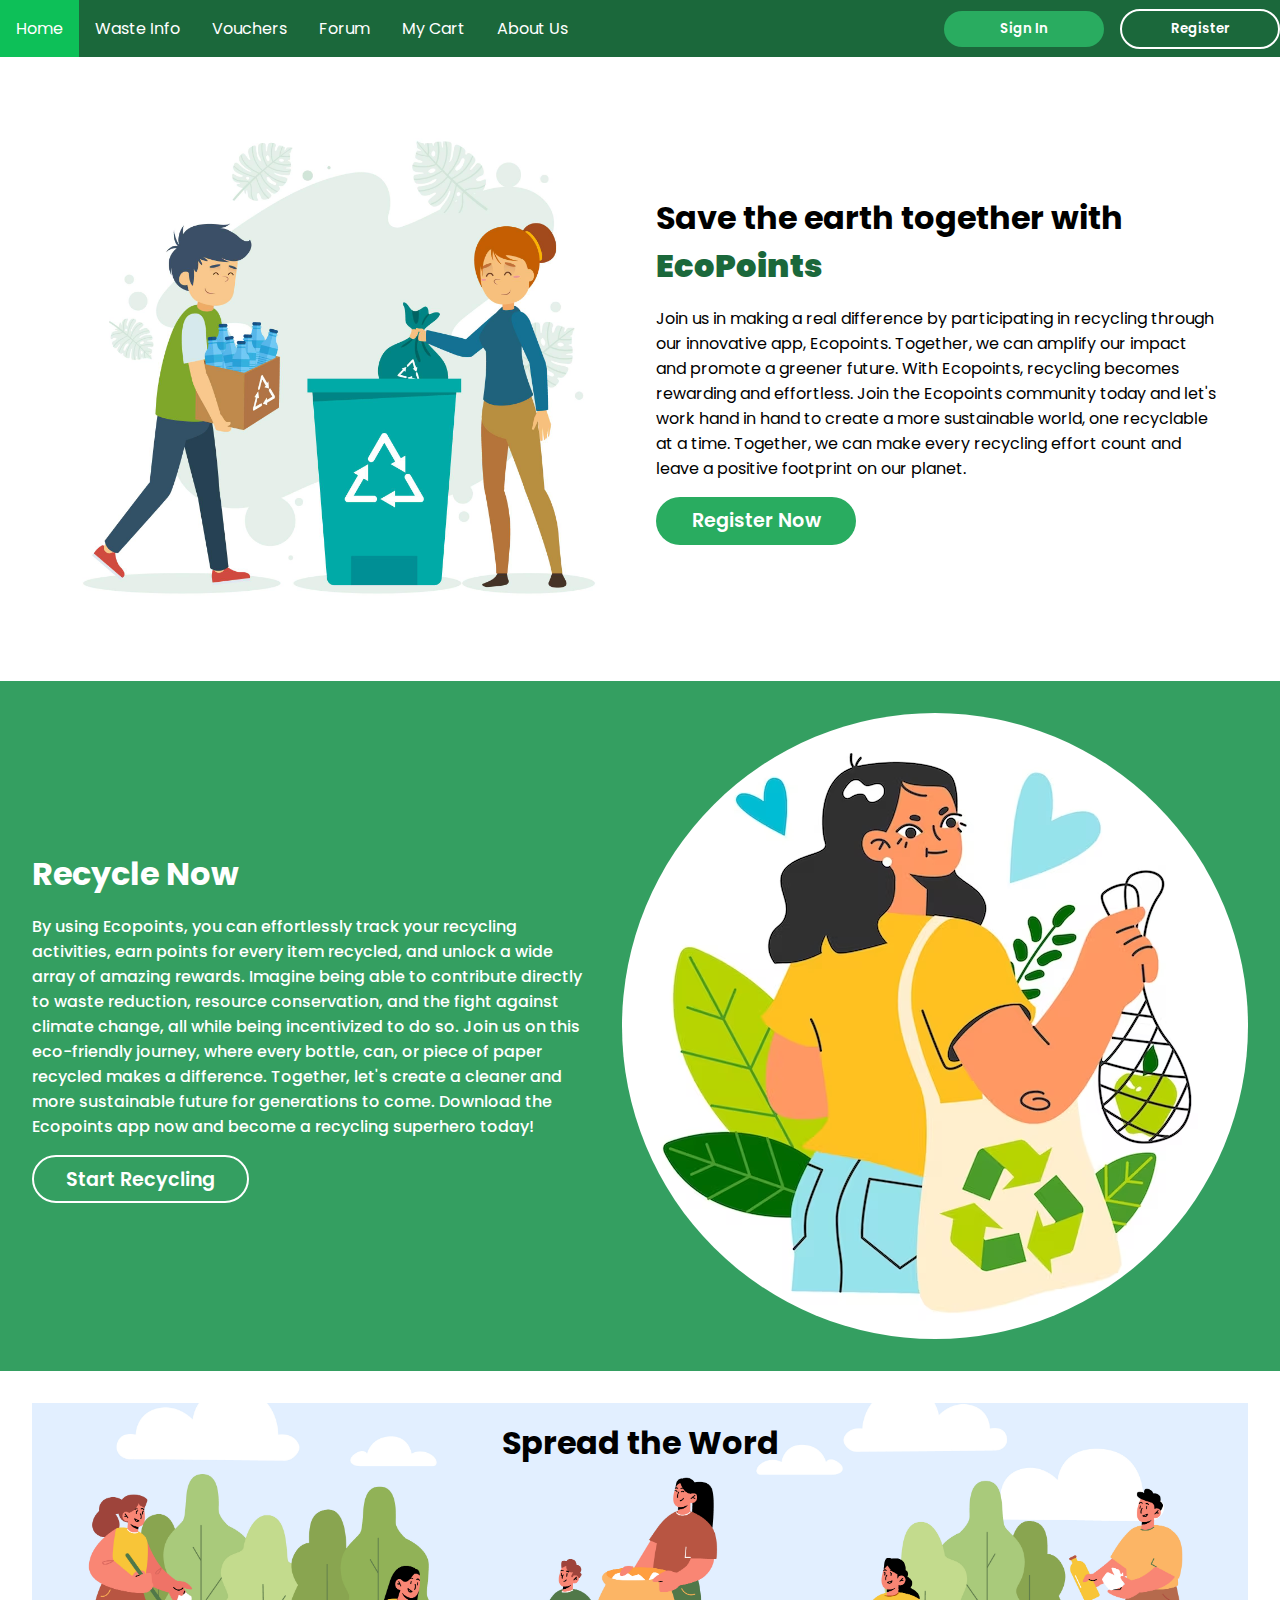
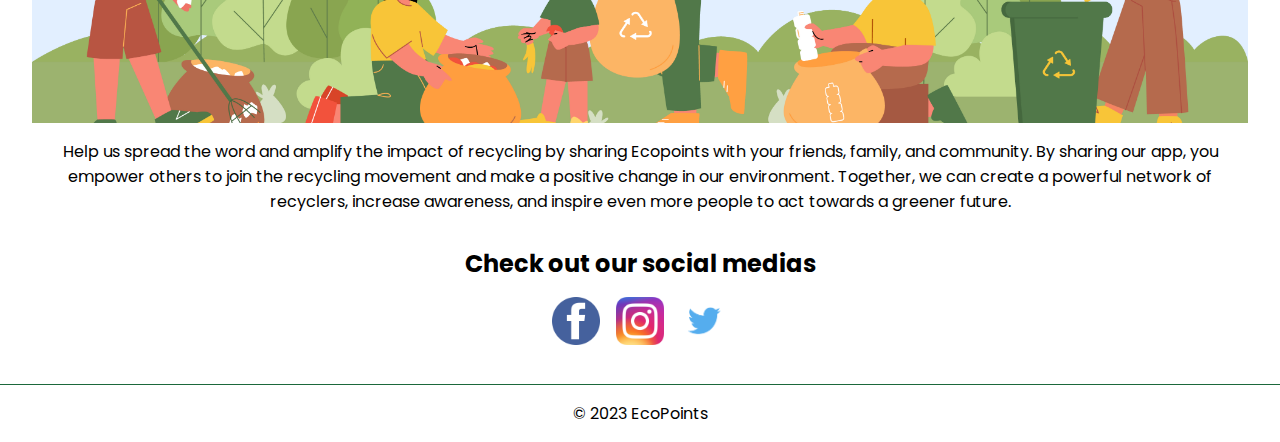
<file: index.html>
<!DOCTYPE html>
<html>
<head>
    <meta charset='utf-8'>
    <meta http-equiv='X-UA-Compatible' content='IE=edge'>
    <title>EcoPoints | Home</title>
    <meta name='viewport' content='width=device-width, initial-scale=1'>
    <link rel='stylesheet' type='text/css' media='screen' href='./style.css'>
    <link href="https://fonts.googleapis.com/css2?family=Poppins:wght@300&display=swap" rel="stylesheet">
    </script>
</head>
<body>
  <header>
    <nav>
      <ul>
        <div class="nav-left">
          <a href="./index.html"><li>Home</li></a>
          <a href="./public/waste info.html"><li>Waste Info</li></a>
          <a href="./public/voucher info.html"><li>Vouchers</li></a>
          <a href="./public/forum.html"><li>Forum</li></a>
          <a href="./public/cart.html"><li>My Cart</li></a>
          <a href="./public/about us.html"><li>About Us</li></a>
        </div>
        
        <div class="nav-right">
          <a href="./public/sign in.html"><button class="btn" id="login">Sign In</button></a>
          <a href="./public/register.html"><button class="btn transparent" id="register">Register</button></a>
        </div>
      </ul>
    </nav>
  </header>

  <div class="content home">
    <!-- <h1><span>Ecopoints</span></h1> -->

    <div class="wrap">
      <div class="wrap-left">
        <img src="./assets/images/3794722.jpg" alt="">
      </div>

      <div class="wrap-right">
        <h1>Save the earth together with <span>EcoPoints</span></h1>
        <p>Join us in making a real difference by participating in recycling through our innovative app, Ecopoints. Together, we can amplify our impact and promote a greener future. With Ecopoints, recycling becomes rewarding and effortless. Join the Ecopoints community today and let's work hand in hand to create a more sustainable world, one recyclable at a time. Together, we can make every recycling effort count and leave a positive footprint on our planet.</p>
        <a href="./public/register.html"><button class="btn page" id="register">Register Now</button></a>
      </div>
    </div>

    <div class="wrap mid">
      <div class="wrap-left">
        <h1>Recycle Now</h1>
        <p>By using Ecopoints, you can effortlessly track your recycling activities, earn points for every item recycled, and unlock a wide array of amazing rewards. Imagine being able to contribute directly to waste reduction, resource conservation, and the fight against climate change, all while being incentivized to do so. Join us on this eco-friendly journey, where every bottle, can, or piece of paper recycled makes a difference. Together, let's create a cleaner and more sustainable future for generations to come. Download the Ecopoints app now and become a recycling superhero today!</p>
        <a href="./public/waste info.html"><button class="btn page transparent" id="register">Start Recycling</button></a>
      </div>

      <div class="wrap-right">
        <img src="./assets/images/zero-waste-movement-environmental-protection-social-responsibility_277904-21979.png" alt="">
      </div>
    </div>

    <div class="spread">
      <h1>Spread the Word</h1>
      <p>Help us spread the word and amplify the impact of recycling by sharing Ecopoints with your friends, family, and community. By sharing our app, you empower others to join the recycling movement and make a positive change in our environment. Together, we can create a powerful network of recyclers, increase awareness, and inspire even more people to act towards a greener future.</p>

      <h2>Check out our social medias</h2>
      <div class="socmed">
        <a href="https://www.facebook.com"><img src="../assets/images/facebook-icon.png" alt=""></a>
        <a href="https://www.instagram.com"><img src="../assets/images/instagram-icon.png" alt=""></a>
        <a href="https://twitter.com"><img src="../assets/images/twitter-icon.png" alt=""></a>
      </div>
    </div>

  </div>

  <footer>
    <p>&copy; 2023 EcoPoints</p>
  </footer>
</body>
</html>
</file>
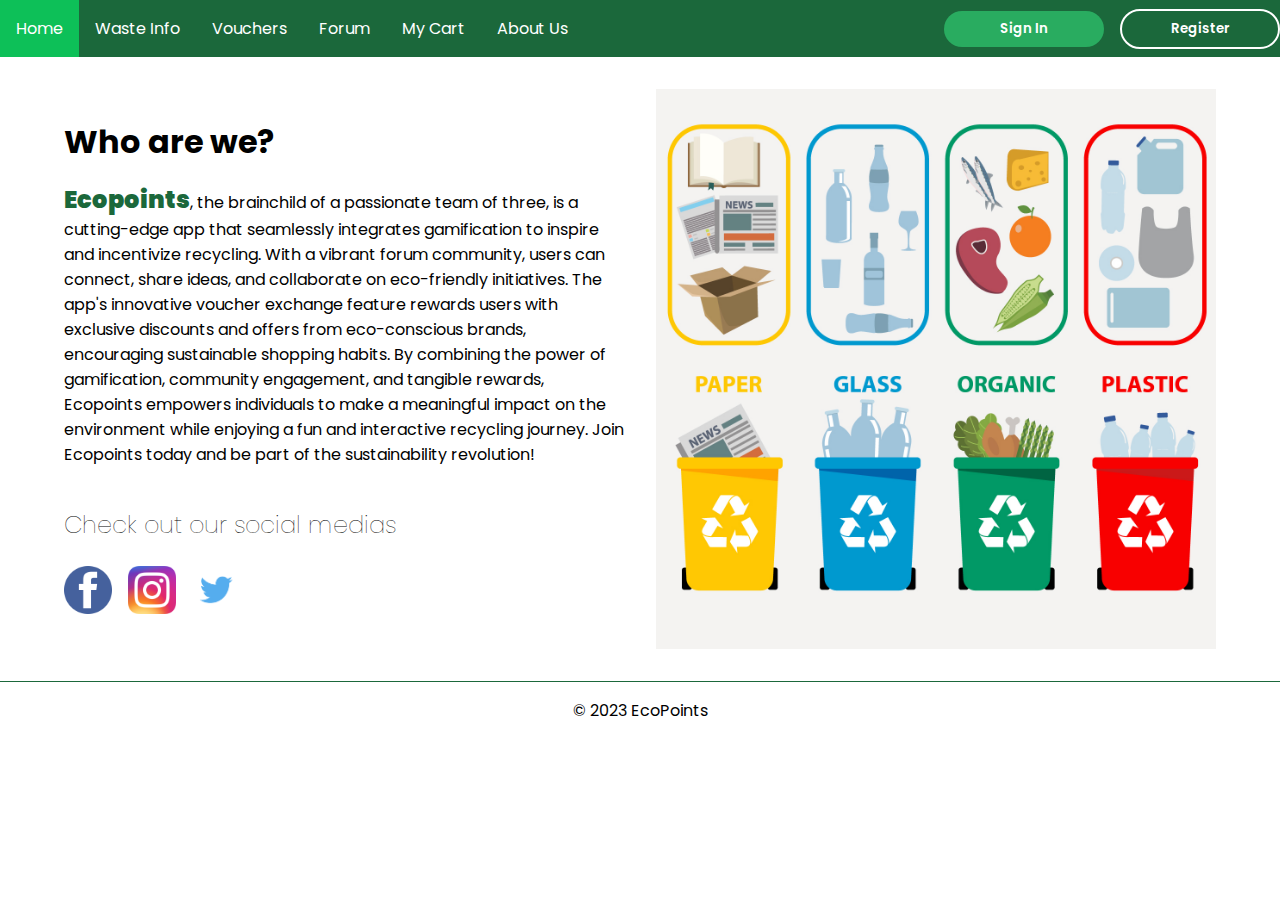
<file: public/about us.html>
<!DOCTYPE html>
<html>
<head>
    <meta charset='utf-8'>
    <meta http-equiv='X-UA-Compatible' content='IE=edge'>
    <title>EcoPoints</title>
    <meta name='viewport' content='width=device-width, initial-scale=1'>
    <link rel='stylesheet' type='text/css' media='screen' href='../style.css'>
    <link href="https://fonts.googleapis.com/css2?family=Poppins:wght@300&display=swap" rel="stylesheet">
    </script>
</head>
<body>
  <header>
    <nav>
      <ul>
        <div class="nav-left">
          <a href="../index.html"><li>Home</li></a>
          <a href="./waste info.html"><li>Waste Info</li></a>
          <a href="./voucher info.html"><li>Vouchers</li></a>
          <a href="./forum.html"><li>Forum</li></a>
          <a href="./cart.html"><li>My Cart</li></a>
          <a href="./about us.html"><li>About Us</li></a>
        </div>
        
        <div class="nav-right">
          <a href="./sign in.html"><button class="btn" id="login">Sign In</button></a>
          <a href="./register.html"><button class="btn transparent" id="register">Register</button></a>
        </div>
      </ul>
    </nav>
  </header>

  <div class="content aboutus">
    <div class="wrap">
      <div class="wrap-left">
        <h1>Who are we?</h1>
        <p><span>Ecopoints</span>, the brainchild of a passionate team of three, is a cutting-edge app that seamlessly integrates gamification to inspire and incentivize recycling. With a vibrant forum community, users can connect, share ideas, and collaborate on eco-friendly initiatives. The app's innovative voucher exchange feature rewards users with exclusive discounts and offers from eco-conscious brands, encouraging sustainable shopping habits. By combining the power of gamification, community engagement, and tangible rewards, Ecopoints empowers individuals to make a meaningful impact on the environment while enjoying a fun and interactive recycling journey. Join Ecopoints today and be part of the sustainability revolution!</p>

        <h2>Check out our social medias</h2>
        <div class="socmed">
          <a href="https://www.facebook.com"><img src="../assets/images/facebook-icon.png" alt=""></a>
          <a href="https://www.instagram.com"><img src="../assets/images/instagram-icon.png" alt=""></a>
          <a href="https://twitter.com"><img src="../assets/images/twitter-icon.png" alt=""></a>
        </div>
      </div>

      <div class="wrap-right">
        <img src="../assets/images/eco-friendly-bag_118813-14483.jpg" alt="">
      </div>
    </div>
    

  </div>

  <footer>
    <p>&copy; 2023 EcoPoints</p>
  </footer>
</body>
</html>
</file>
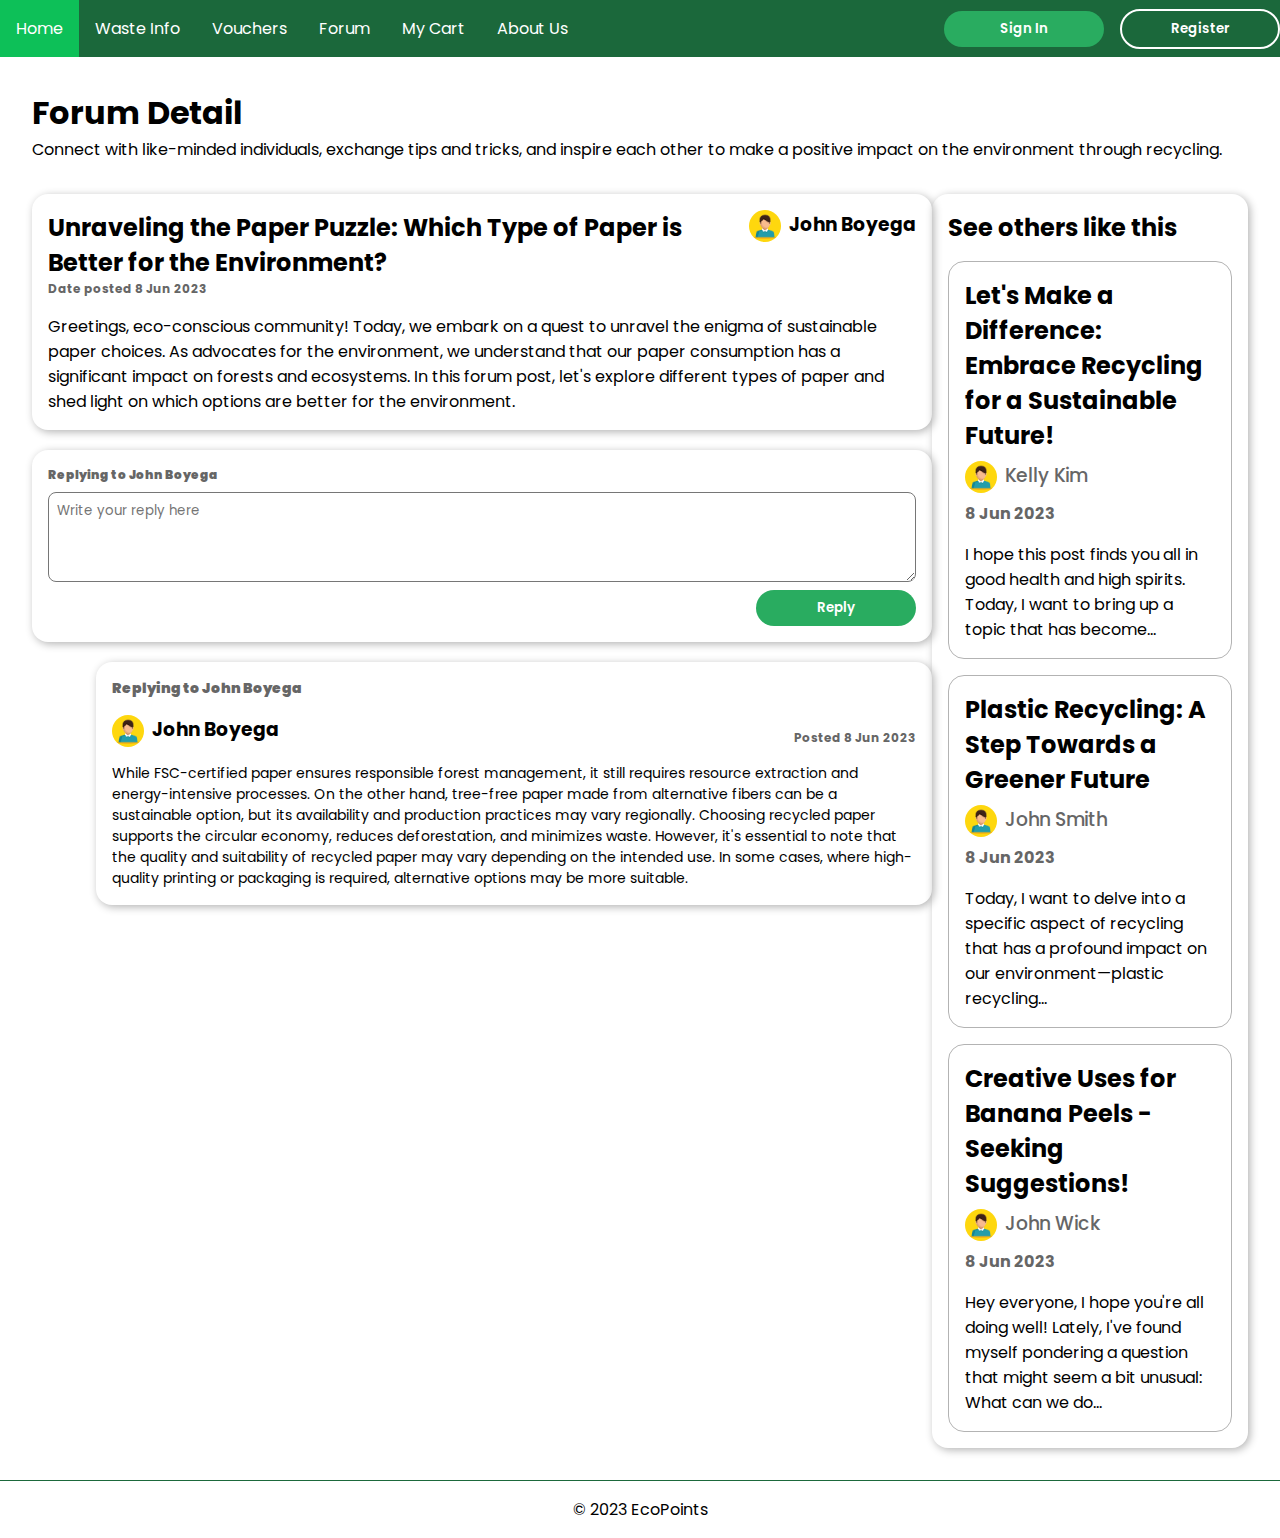
<file: public/forum detail.html>
<!DOCTYPE html>
<html>
<head>
    <meta charset='utf-8'>
    <meta http-equiv='X-UA-Compatible' content='IE=edge'>
    <title>EcoPoints</title>
    <meta name='viewport' content='width=device-width, initial-scale=1'>
    <link rel='stylesheet' type='text/css' media='screen' href='../style.css'>
    <link href="https://fonts.googleapis.com/css2?family=Poppins:wght@300&display=swap" rel="stylesheet">
    </script>
</head>
<body>
  <header>
    <nav>
        <ul>
          <div class="nav-left">
            <a href="../index.html"><li>Home</li></a>
            <a href="./waste info.html"><li>Waste Info</li></a>
            <a href="./voucher info.html"><li>Vouchers</li></a>
            <a href="./forum.html"><li>Forum</li></a>
            <a href="./cart.html"><li>My Cart</li></a>
            <a href="./about us.html"><li>About Us</li></a>
          </div>
          
          <div class="nav-right">
            <a href="./sign in.html"><button class="btn" id="login">Sign In</button></a>
            <a href="./register.html"><button class="btn transparent" id="register">Register</button></a>
          </div>
        </ul>
      </nav>
  </header>

  <div class="content forum">
    <div class="page-desc">
        <h1>Forum Detail</h1>
        <p>Connect with like-minded individuals, exchange tips and tricks, and inspire each other to make a positive impact on the environment through recycling.</p>
    </div>

    <div class="forum-contain">
        <div class="main">
            <div class="floatie shadow">
                <div class="forum-header">
                    <div class="forum-info">
                        <h2>Unraveling the Paper Puzzle: Which Type of Paper is Better for the Environment?</h2>    
                        <h4 class="forum-date">Date posted 8 Jun 2023</h4>
                    </div>
                    <div class="account">
                        <img src="../assets/images/profile picture.jpg" alt="">
                        <h3>John Boyega</h3>
                    </div>
                </div>
                
                <div class="forum-detail">
                    <p>Greetings, eco-conscious community! Today, we embark on a quest to unravel the enigma of sustainable paper choices. As advocates for the environment, we understand that our paper consumption has a significant impact on forests and ecosystems. In this forum post, let's explore different types of paper and shed light on which options are better for the environment.
                    </p>
                </div>
            </div>
        
            <div class="reply-box floatie shadow">
                <p class="reply-text">Replying to John Boyega</p>
                <textarea name="forum" id="reply" cols="100%" rows="3" placeholder="Write your reply here"></textarea>
                <div class="right">
                    <button class="btn">Reply</button>
                </div>
            </div>
    
            <div class="reply floatie shadow">
                <p class="reply-text">Replying to John Boyega</p>
                <div class="reply-header">
                    <div class="account">
                        <img src="../assets/images/profile picture.jpg" alt="">
                        <h3>John Boyega</h3>
                    </div>
                    <h4 class="forum-date">Posted 8 Jun 2023</h4>
                </div>
                <p>While FSC-certified paper ensures responsible forest management, it still requires resource extraction and energy-intensive processes. On the other hand, tree-free paper made from alternative fibers can be a sustainable option, but its availability and production practices may vary regionally. Choosing recycled paper supports the circular economy, reduces deforestation, and minimizes waste. However, it's essential to note that the quality and suitability of recycled paper may vary depending on the intended use. In some cases, where high-quality printing or packaging is required, alternative options may be more suitable.</p>
            </div>
        </div>
    
        <aside class="shadow floatie">
            <h2>See others like this</h2>
            <a href="../public/forum detail.html">
                <div class="small-forum floatie border">
                    <div class="forum-header">
                        <div class="forum-info">
                            <h2>Let's Make a Difference: Embrace Recycling for a Sustainable Future!</h2>    
                            <div class="account">
                                <img src="../assets/images/profile picture.jpg" alt="">
                                <h3>Kelly Kim</h3>
                            </div>
                        </div>
                        <h4 class="forum-date">8 Jun 2023</h4>
                    </div>
                    <p>I hope this post finds you all in good health and high spirits. Today, I want to bring up a topic that has become...</p>
                </div>
            </a>

            <a href="../public/forum detail.html">
                <div class="small-forum floatie border">
                    <div class="forum-header">
                        <div class="forum-info">
                            <h2>Plastic Recycling: A Step Towards a Greener Future</h2>    
                            <div class="account">
                                <img src="../assets/images/profile picture.jpg" alt="">
                                <h3>John Smith</h3>
                            </div>
                        </div>
                        <h4 class="forum-date">8 Jun 2023</h4>
                    </div>
                    <p>Today, I want to delve into a specific aspect of recycling that has a profound impact on our environment—plastic recycling...</p>
                </div>
            </a>

            <a href="../public/forum detail.html">
                <div class="small-forum floatie border">
                    <div class="forum-header">
                        <div class="forum-info">
                            <h2>Creative Uses for Banana Peels - Seeking Suggestions!</h2>    
                            <div class="account">
                                <img src="../assets/images/profile picture.jpg" alt="">
                                <h3>John Wick</h3>
                            </div>
                        </div>
                        <h4 class="forum-date">8 Jun 2023</h4>
                    </div>
                    <p>Hey everyone, I hope you're all doing well! Lately, I've found myself pondering a question that might seem a bit unusual: What can we do...</p>
                </div>
            </a>
        </aside>
    </div>
  </div>

  <footer>
    <p>&copy; 2023 EcoPoints</p>
  </footer>
</body>
</html>
</file>
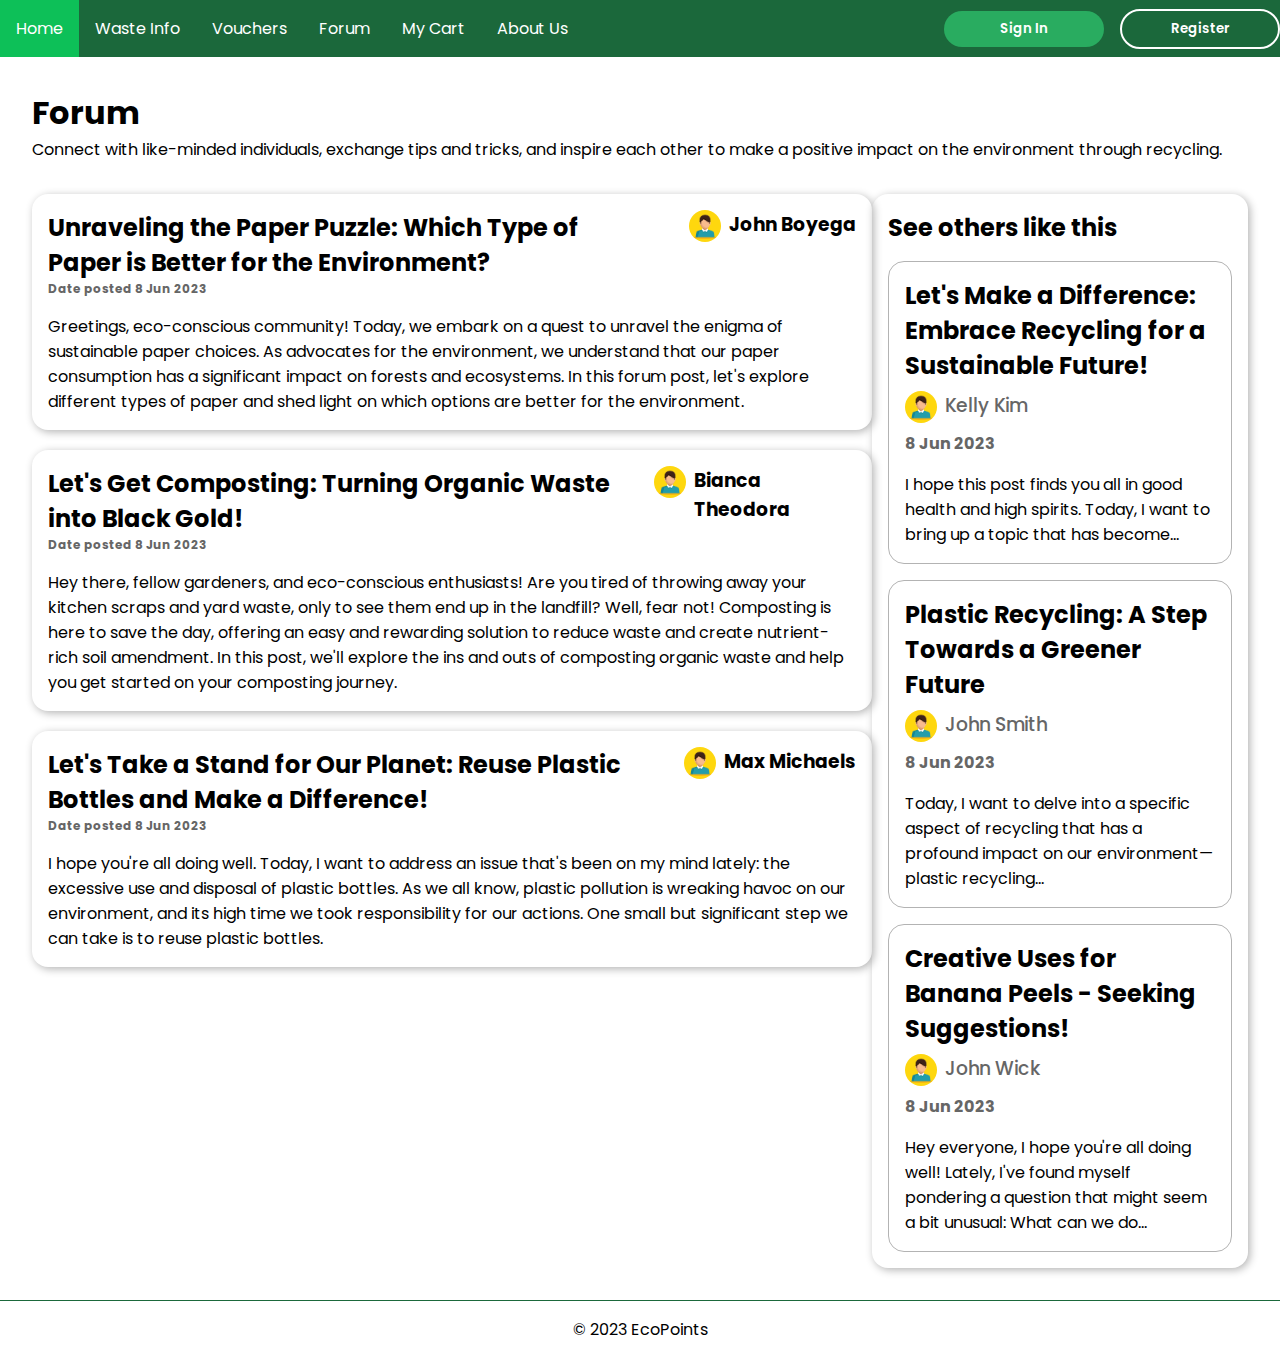
<file: public/forum.html>
<!DOCTYPE html>
<html>
<head>
    <meta charset='utf-8'>
    <meta http-equiv='X-UA-Compatible' content='IE=edge'>
    <title>EcoPoints</title>
    <meta name='viewport' content='width=device-width, initial-scale=1'>
    <link rel='stylesheet' type='text/css' media='screen' href='../style.css'>
    <link href="https://fonts.googleapis.com/css2?family=Poppins:wght@300&display=swap" rel="stylesheet">
    </script>
</head>
<body>
  <header>
    <nav>
        <ul>
          <div class="nav-left">
            <a href="../index.html"><li>Home</li></a>
            <a href="./waste info.html"><li>Waste Info</li></a>
            <a href="./voucher info.html"><li>Vouchers</li></a>
            <a href="./forum.html"><li>Forum</li></a>
            <a href="./cart.html"><li>My Cart</li></a>
            <a href="./about us.html"><li>About Us</li></a>
          </div>
          
          <div class="nav-right">
            <a href="./sign in.html"><button class="btn" id="login">Sign In</button></a>
            <a href="./register.html"><button class="btn transparent" id="register">Register</button></a>
          </div>
        </ul>
      </nav>
  </header>

  <div class="content forum">
    <div class="page-desc">
        <h1>Forum</h1>
        <p>Connect with like-minded individuals, exchange tips and tricks, and inspire each other to make a positive impact on the environment through recycling.</p>
    </div>

    <div class="forum-contain">
        <div class="main">
            <a href="../public/forum detail.html">
                <div class="floatie shadow">
                    <div class="forum-header">
                        <div class="forum-info">
                            <h2>Unraveling the Paper Puzzle: Which Type of Paper is Better for the Environment?</h2>    
                            <h4 class="forum-date">Date posted 8 Jun 2023</h4>
                        </div>
                        <div class="account">
                            <img src="../assets/images/profile picture.jpg" alt="">
                            <h3>John Boyega</h3>
                        </div>
                    </div>
                    
                    <div class="forum-detail">
                        <p>Greetings, eco-conscious community! Today, we embark on a quest to unravel the enigma of sustainable paper choices. As advocates for the environment, we understand that our paper consumption has a significant impact on forests and ecosystems. In this forum post, let's explore different types of paper and shed light on which options are better for the environment.
                        </p>
                    </div>
                </div>
            </a>
            
            <a href="../public/forum detail.html">
                <div class="floatie shadow">
                    <div class="forum-header">
                        <div class="forum-info">
                            <h2>Let's Get Composting: Turning Organic Waste into Black Gold!</h2>    
                            <h4 class="forum-date">Date posted 8 Jun 2023</h4>
                        </div>
                        <div class="account">
                            <img src="../assets/images/profile picture.jpg" alt="">
                            <h3>Bianca Theodora</h3>
                        </div>
                    </div>
                    
                    <div class="forum-detail">
                        <p>Hey there, fellow gardeners, and eco-conscious enthusiasts! Are you tired of throwing away your kitchen scraps and yard waste, only to see them end up in the landfill? Well, fear not! Composting is here to save the day, offering an easy and rewarding solution to reduce waste and create nutrient-rich soil amendment. In this post, we'll explore the ins and outs of composting organic waste and help you get started on your composting journey.
                        </p>
                    </div>
                </div>
            </a>

            <a href="../public/forum detail.html">
                <div class="floatie shadow">
                    <div class="forum-header">
                        <div class="forum-info">
                            <h2>Let's Take a Stand for Our Planet: Reuse Plastic Bottles and Make a Difference!</h2>    
                            <h4 class="forum-date">Date posted 8 Jun 2023</h4>
                        </div>
                        <div class="account">
                            <img src="../assets/images/profile picture.jpg" alt="">
                            <h3>Max Michaels</h3>
                        </div>
                    </div>
                    
                    <div class="forum-detail">
                        <p>I hope you're all doing well. Today, I want to address an issue that's been on my mind lately: the excessive use and disposal of plastic bottles. As we all know, plastic pollution is wreaking havoc on our environment, and its high time we took responsibility for our actions. One small but significant step we can take is to reuse plastic bottles.
                        </p>
                    </div>
                </div>
            </a>
        </div>

        <aside class="shadow floatie">
            <h2>See others like this</h2>
            <a href="../public/forum detail.html">
                <div class="small-forum floatie border">
                    <div class="forum-header">
                        <div class="forum-info">
                            <h2>Let's Make a Difference: Embrace Recycling for a Sustainable Future!</h2>    
                            <div class="account">
                                <img src="../assets/images/profile picture.jpg" alt="">
                                <h3>Kelly Kim</h3>
                            </div>
                        </div>
                        <h4 class="forum-date">8 Jun 2023</h4>
                    </div>
                    <p>I hope this post finds you all in good health and high spirits. Today, I want to bring up a topic that has become...</p>
                </div>
            </a>

            <a href="../public/forum detail.html">
                <div class="small-forum floatie border">
                    <div class="forum-header">
                        <div class="forum-info">
                            <h2>Plastic Recycling: A Step Towards a Greener Future</h2>    
                            <div class="account">
                                <img src="../assets/images/profile picture.jpg" alt="">
                                <h3>John Smith</h3>
                            </div>
                        </div>
                        <h4 class="forum-date">8 Jun 2023</h4>
                    </div>
                    <p>Today, I want to delve into a specific aspect of recycling that has a profound impact on our environment—plastic recycling...</p>
                </div>
            </a>

            <a href="../public/forum detail.html">
                <div class="small-forum floatie border">
                    <div class="forum-header">
                        <div class="forum-info">
                            <h2>Creative Uses for Banana Peels - Seeking Suggestions!</h2>    
                            <div class="account">
                                <img src="../assets/images/profile picture.jpg" alt="">
                                <h3>John Wick</h3>
                            </div>
                        </div>
                        <h4 class="forum-date">8 Jun 2023</h4>
                    </div>
                    <p>Hey everyone, I hope you're all doing well! Lately, I've found myself pondering a question that might seem a bit unusual: What can we do...</p>
                </div>
            </a>
        </aside>
    </div>
    
  </div>

  <footer>
    <p>&copy; 2023 EcoPoints</p>
  </footer>
</body>
</html>
</file>
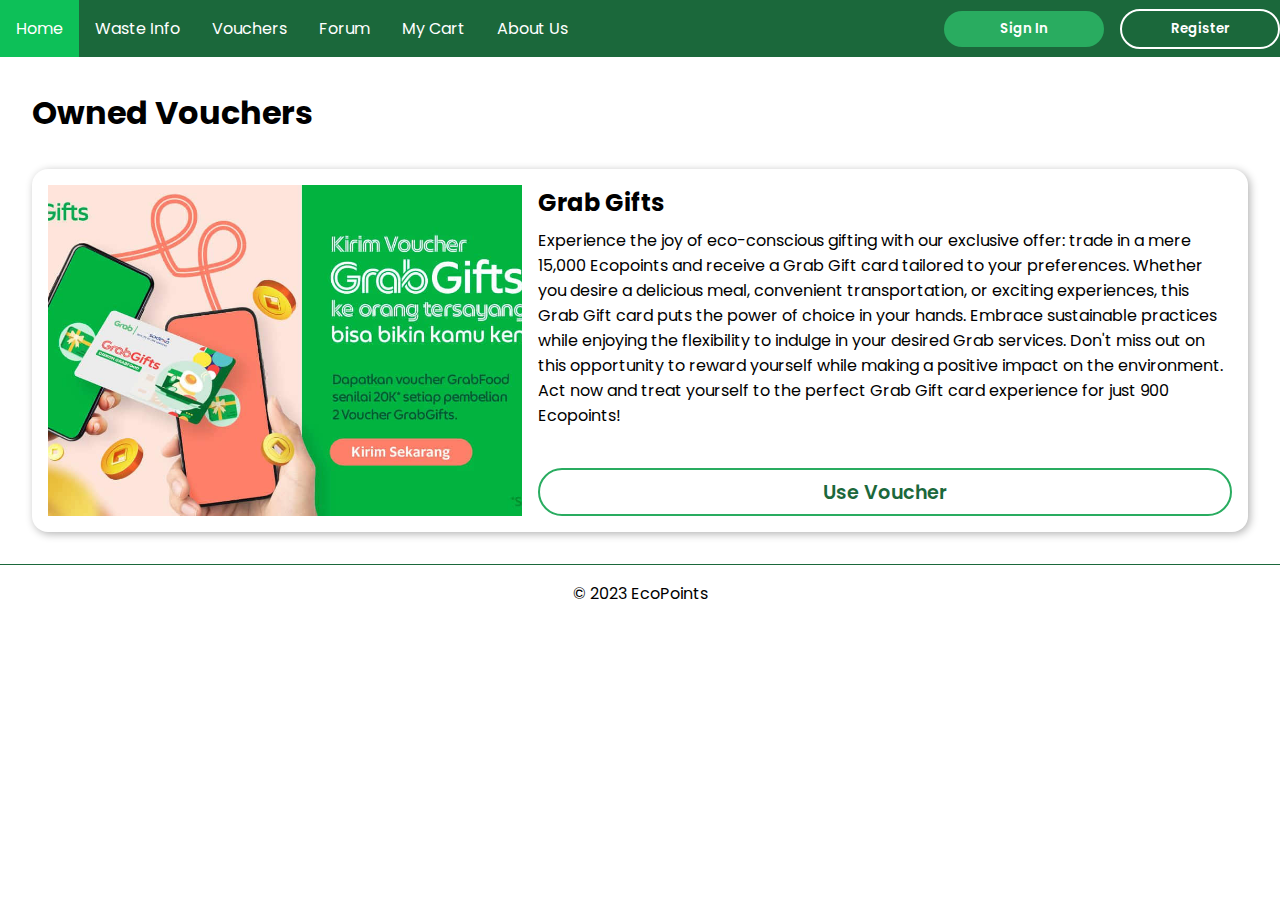
<file: public/owned voucher.html>
<!DOCTYPE html>
<html>
<head>
    <meta charset='utf-8'>
    <meta http-equiv='X-UA-Compatible' content='IE=edge'>
    <title>EcoPoints</title>
    <meta name='viewport' content='width=device-width, initial-scale=1'>
    <link rel='stylesheet' type='text/css' media='screen' href='../style.css'>
    <link href="https://fonts.googleapis.com/css2?family=Poppins:wght@300&display=swap" rel="stylesheet">
    </script>
</head>
<body>
  <header>
    <nav>
      <ul>
        <div class="nav-left">
          <a href="../index.html"><li>Home</li></a>
          <a href="./waste info.html"><li>Waste Info</li></a>
          <a href="./voucher info.html"><li>Vouchers</li></a>
          <a href="./forum.html"><li>Forum</li></a>
          <a href="./cart.html"><li>My Cart</li></a>
          <a href="./about us.html"><li>About Us</li></a>
        </div>
        
        <div class="nav-right">
          <a href="./sign in.html"><button class="btn" id="login">Sign In</button></a>
          <a href="./register.html"><button class="btn transparent" id="register">Register</button></a>
        </div>
      </ul>
    </nav>
  </header>

  <div class="content owned">
    <div class="page-desc">
        <h1>Owned Vouchers</h1>
    </div>

    <div class="owned-list">
        <div class="list-item floatie shadow">
            <img src="../assets/images/voucher/GrabGifts1200x630.jpg" alt="">
            <div class="card-text">
                <h2>Grab Gifts</h2>
                <p>Experience the joy of eco-conscious gifting with our exclusive offer: trade in a mere 15,000 Ecopoints and receive a Grab Gift card tailored to your preferences. Whether you desire a delicious meal, convenient transportation, or exciting experiences, this Grab Gift card puts the power of choice in your hands. Embrace sustainable practices while enjoying the flexibility to indulge in your desired Grab services. Don't miss out on this opportunity to reward yourself while making a positive impact on the environment. Act now and treat yourself to the perfect Grab Gift card experience for just 900 Ecopoints!</p>
                <a href="../index.html"><button class="btn trans-fill full page" id="register">Use Voucher</button></a>
            </div>
        </div>
    </div>
  </div>
    
  </div>

  <footer>
    <p>&copy; 2023 EcoPoints</p>
  </footer>
</body>
</html>
</file>
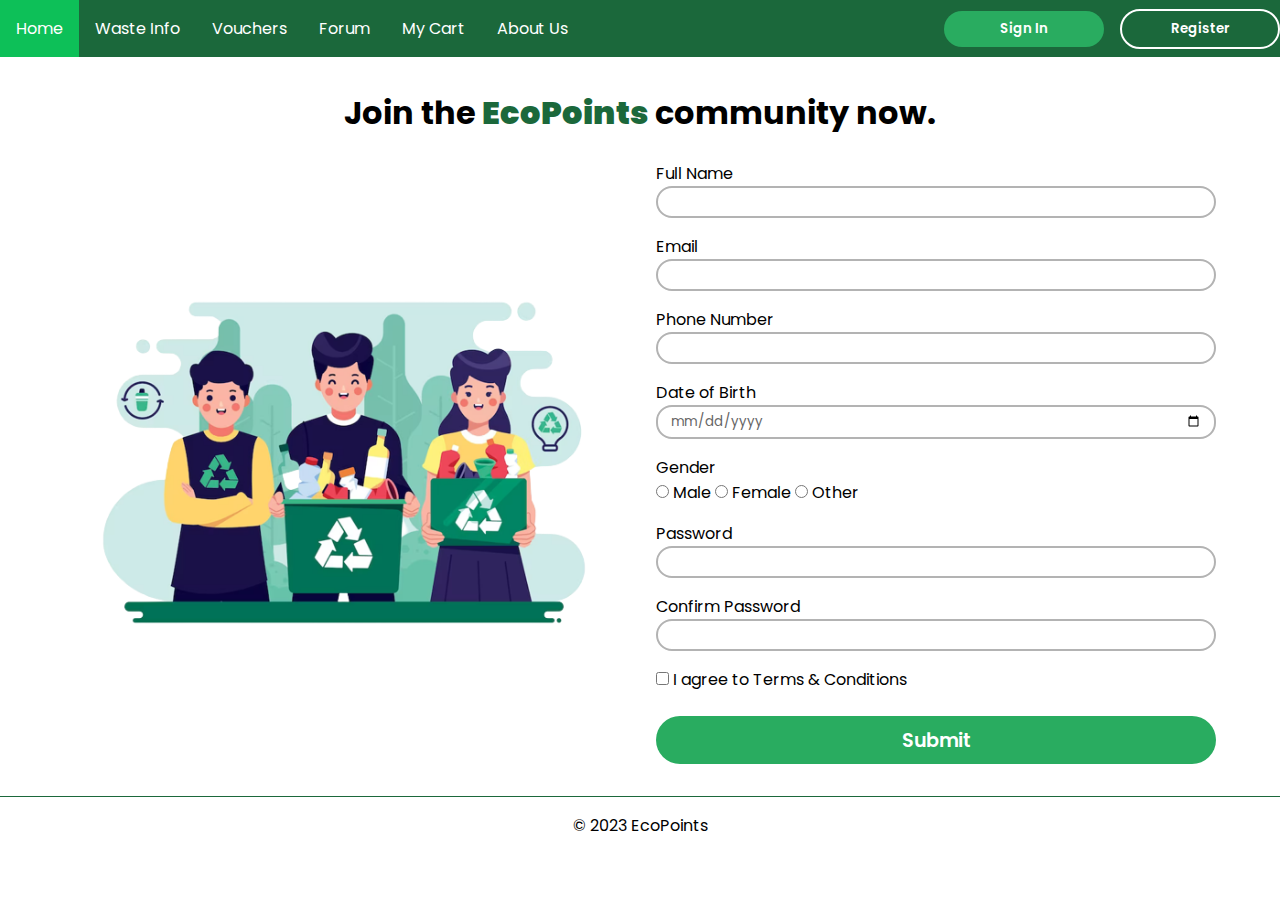
<file: public/register.html>
<!DOCTYPE html>
<html>
<head>
    <meta charset='utf-8'>
    <meta http-equiv='X-UA-Compatible' content='IE=edge'>
    <title>EcoPoints</title>
    <meta name='viewport' content='width=device-width, initial-scale=1'>
    <link rel='stylesheet' type='text/css' media='screen' href='../style.css'>
    <link href="https://fonts.googleapis.com/css2?family=Poppins:wght@300&display=swap" rel="stylesheet">
    </script>
</head>
<body>
  <header>
    <nav>
      <ul>
        <div class="nav-left">
          <a href="../index.html"><li>Home</li></a>
          <a href="./waste info.html"><li>Waste Info</li></a>
          <a href="./voucher info.html"><li>Vouchers</li></a>
          <a href="./forum.html"><li>Forum</li></a>
          <a href="./cart.html"><li>My Cart</li></a>
          <a href="./about us.html"><li>About Us</li></a>
        </div>
        
        <div class="nav-right">
          <a href="./sign in.html"><button class="btn" id="login">Sign In</button></a>
          <a href="./register.html"><button class="btn transparent" id="register">Register</button></a>
        </div>
      </ul>
    </nav>
  </header>

  <div class="content register">
    <h1>Join the <span>EcoPoints</span> community now.</h1>
    <div class="wrap">
      <div class="wrap-left">
        <img src="../assets/images/register.png" alt="">
      </div>

      <div class="wrap-right">
        <form action="">
          <label for="name">Full Name</label>
          <input type="text" name="name" id="name">

          <label for="email">Email</label>
          <input type="email" name="email" id="email">

          <label for="phone">Phone Number</label>
          <input type="number" name="phone" id="phone">

          <label for="dob">Date of Birth</label>
          <input type="date" name="dob" id="dob">

          <label for="male">Gender</label>
          <div class="gender">
            <input type="radio" name="gender" id="male">
            <label for="male">Male</label>
            
            <input type="radio" name="gender" id="female">
            <label for="female">Female</label>
            
            <input type="radio" name="gender" id="other">
            <label for="other">Other</label>
          </div>

          <label for="pass">Password</label>
          <input type="password" name="pass" id="pass">

          <label for="confirm">Confirm Password</label>
          <input type="password" name="confirm" id="confirm">

          <input type="checkbox" name="tac">
          <label for="tac">I agree to Terms & Conditions</label>

          <input type="submit" name="submit" id="submit" class="btn page full" onclick="window.location.href='../public/index.html';">
        </form>
      </div>
    </div>


  </div>

  <footer>
    <p>&copy; 2023 EcoPoints</p>
  </footer>
</body>
</html>
</file>
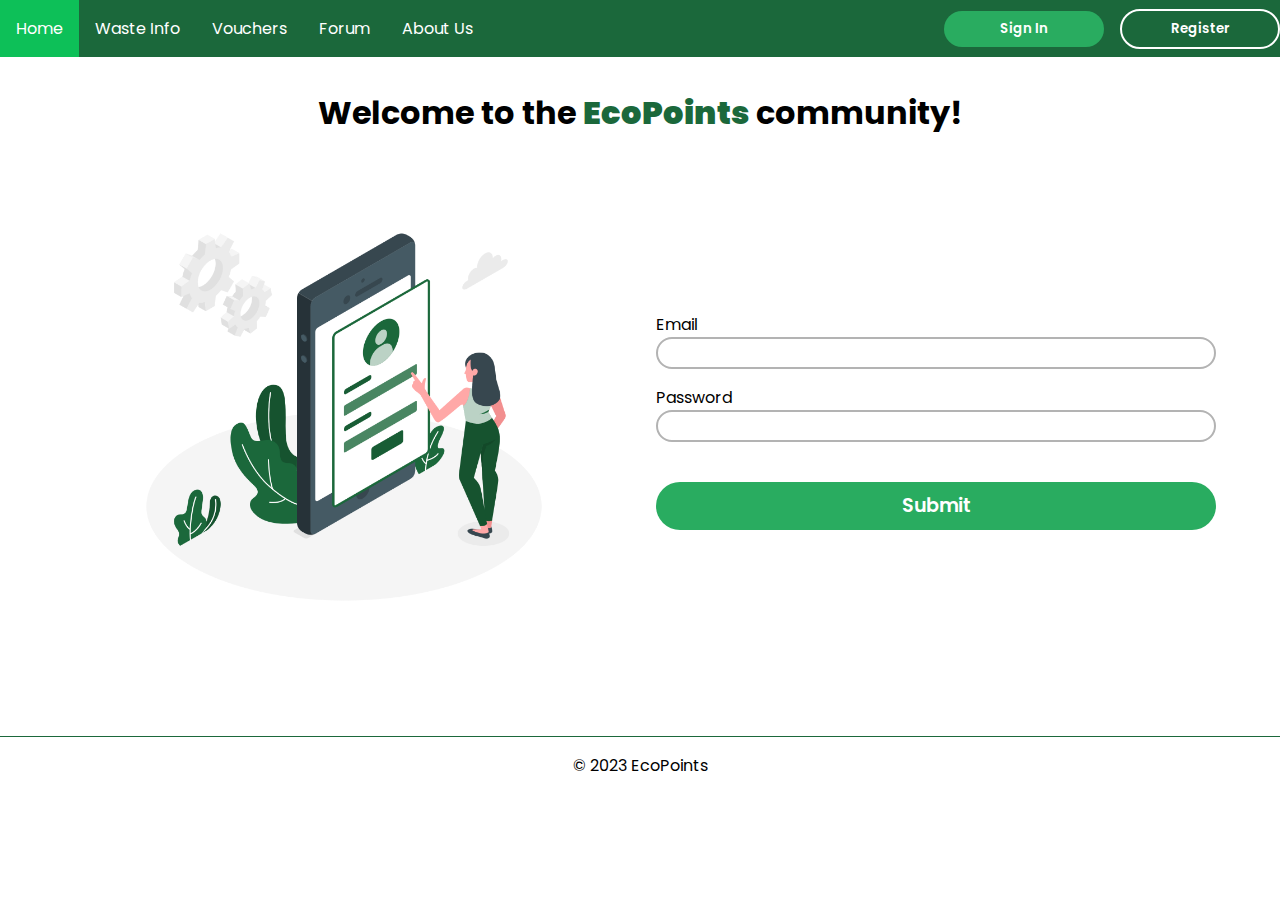
<file: public/sign in.html>
<!DOCTYPE html>
<html>
<head>
    <meta charset='utf-8'>
    <meta http-equiv='X-UA-Compatible' content='IE=edge'>
    <title>EcoPoints</title>
    <meta name='viewport' content='width=device-width, initial-scale=1'>
    <link rel='stylesheet' type='text/css' media='screen' href='../public/style.css'>
    <link href="https://fonts.googleapis.com/css2?family=Poppins:wght@300&display=swap" rel="stylesheet">
    </script>
</head>
<body>
  <header>
    <nav>
      <ul>
        <div class="nav-left">
          <a href="../index.html"><li>Home</li></a>
          <a href="../public/waste info.html"><li>Waste Info</li></a>
          <a href="../public/voucher info.html"><li>Vouchers</li></a>
          <a href="../public/forum.html"><li>Forum</li></a>
          <a href="../public/about us.html"><li>About Us</li></a>
        </div>
        
        <div class="nav-right">
          <a href="../public/sign in.html"><button class="btn" id="login">Sign In</button></a>
          <a href="../public/register.html"><button class="btn transparent" id="register">Register</button></a>
        </div>
      </ul>
    </nav>
  </header>

  <div class="content login">
    <h1>Welcome to the <span>EcoPoints</span> community!</h1>
    <div class="wrap">
      <div class="wrap-left">
        <img src="../assets/images/login.png" alt="">
      </div>

      <div class="wrap-right">
        <form action="">

          <label for="email">Email</label>
          <input type="email" name="email" id="email">

          <label for="pass">Password</label>
          <input type="password" name="pass" id="pass">


          <input type="submit" name="submit" id="submit" class="btn page full" onclick="location.href='../index.html';">
        </form>
      </div>
    </div>


  </div>

  <footer>
    <p>&copy; 2023 EcoPoints</p>
  </footer>
</body>
</html>
</file>
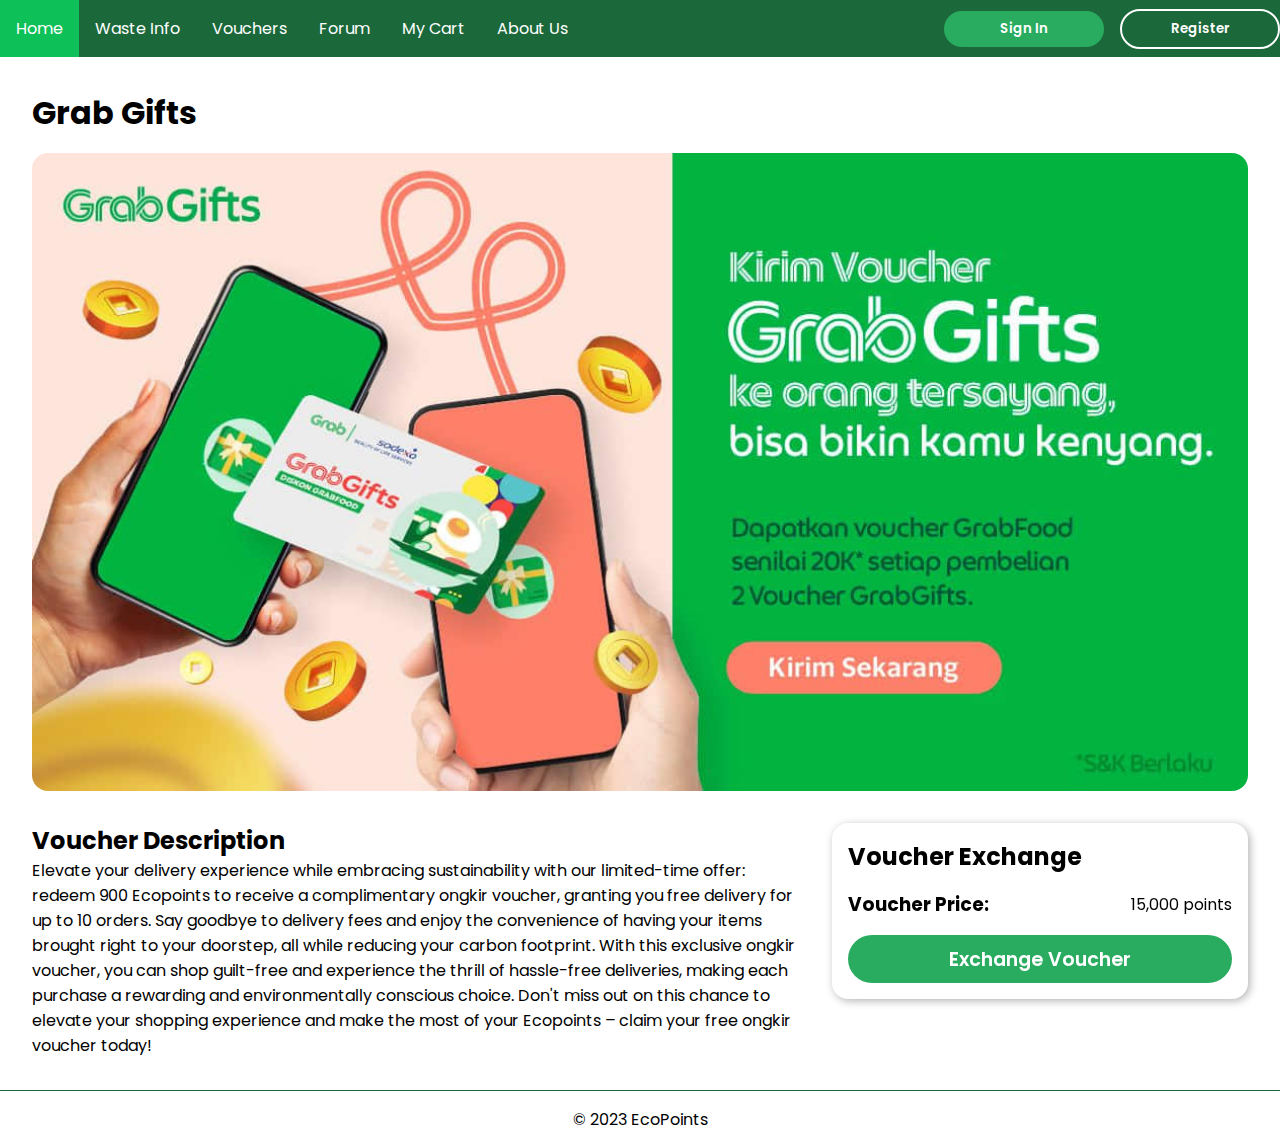
<file: public/voucher detail.html>
<!DOCTYPE html>
<html>
<head>
    <meta charset='utf-8'>
    <meta http-equiv='X-UA-Compatible' content='IE=edge'>
    <title>EcoPoints</title>
    <meta name='viewport' content='width=device-width, initial-scale=1'>
    <link rel='stylesheet' type='text/css' media='screen' href='../style.css'>
    <link href="https://fonts.googleapis.com/css2?family=Poppins:wght@300&display=swap" rel="stylesheet">
    </script>
</head>
<body>
  <header>
    <nav>
      <ul>
        <div class="nav-left">
          <a href="../index.html"><li>Home</li></a>
          <a href="./waste info.html"><li>Waste Info</li></a>
          <a href="./voucher info.html"><li>Vouchers</li></a>
          <a href="./forum.html"><li>Forum</li></a>
          <a href="./cart.html"><li>My Cart</li></a>
          <a href="./about us.html"><li>About Us</li></a>
        </div>
        
        <div class="nav-right">
          <a href="./sign in.html"><button class="btn" id="login">Sign In</button></a>
          <a href="./register.html"><button class="btn transparent" id="register">Register</button></a>
        </div>
      </ul>
    </nav>
  </header>

  <div class="content voucher-detail">
    <div class="page-desc">
        <h1>Grab Gifts</h1>
    </div>

    <div class="detail">
        <img src="../assets/images/voucher/GrabGifts1200x630.jpg" alt="">
        <div class="divider">
            <div class="left">
                <div class="description">
                    <h2>Voucher Description</h2>
                    <p>Elevate your delivery experience while embracing sustainability with our limited-time offer: redeem 900 Ecopoints to receive a complimentary ongkir voucher, granting you free delivery for up to 10 orders. Say goodbye to delivery fees and enjoy the convenience of having your items brought right to your doorstep, all while reducing your carbon footprint. With this exclusive ongkir voucher, you can shop guilt-free and experience the thrill of hassle-free deliveries, making each purchase a rewarding and environmentally conscious choice. Don't miss out on this chance to elevate your shopping experience and make the most of your Ecopoints – claim your free ongkir voucher today!</p>
                </div>
            </div>

            <div class="right floatie shadow">
                <h2>Voucher Exchange</h2>
                <div class="status">
                    <h3>Voucher Price: </h3>
                    <p>15,000 points</p>
                </div>
                <a href="../public/owned voucher.html"><button class="btn full page" id="exchange">Exchange Voucher</button></a>
            </div>
        </div>
    </div>
  </div>
    
  </div>

  <footer>
    <p>&copy; 2023 EcoPoints</p>
  </footer>
</body>
</html>
</file>
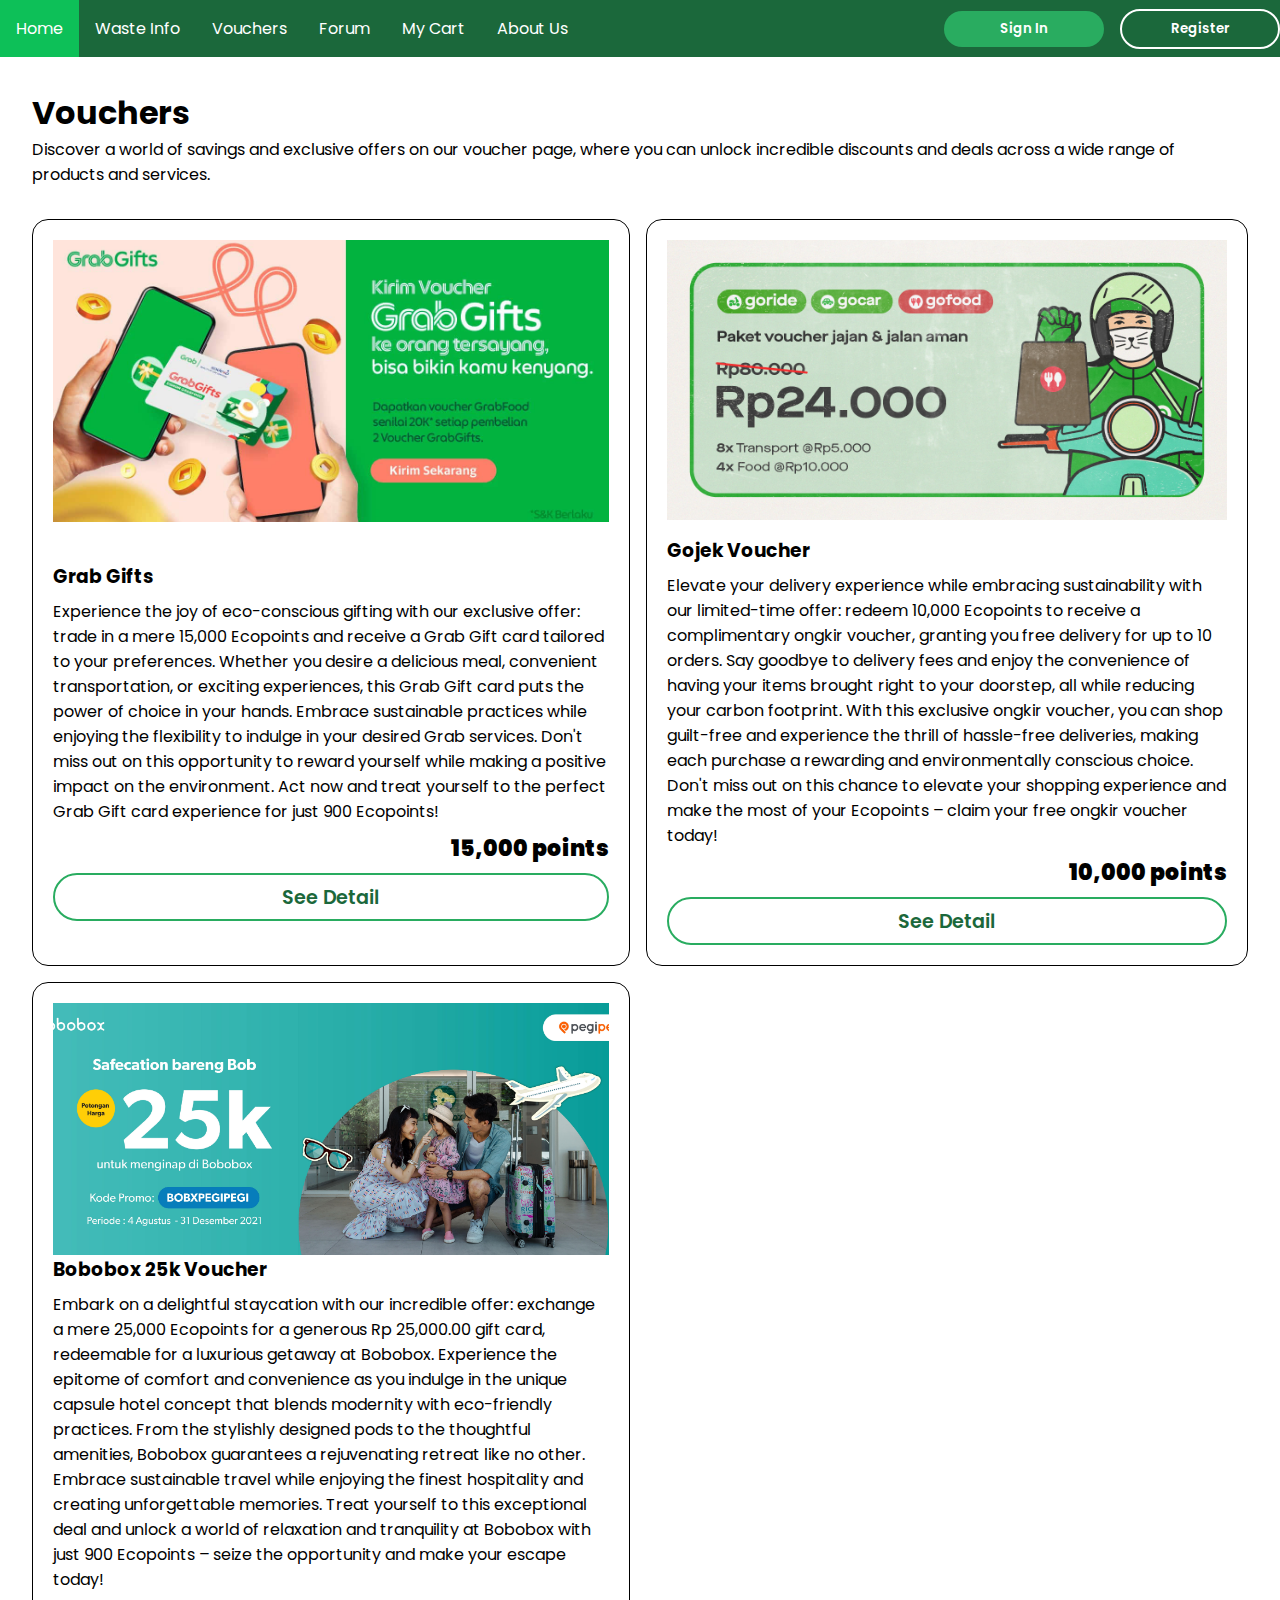
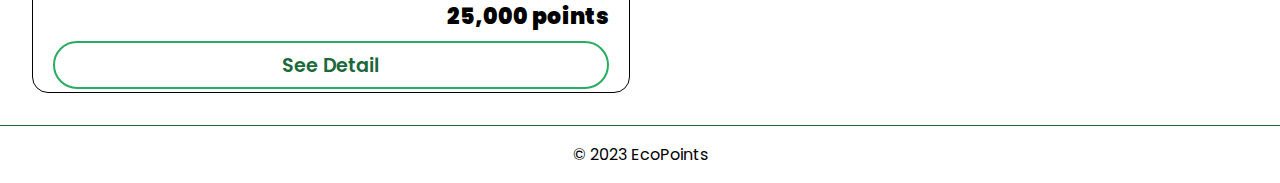
<file: public/voucher info.html>
<!DOCTYPE html>
<html>
<head>
    <meta charset='utf-8'>
    <meta http-equiv='X-UA-Compatible' content='IE=edge'>
    <title>EcoPoints</title>
    <meta name='viewport' content='width=device-width, initial-scale=1'>
    <link rel='stylesheet' type='text/css' media='screen' href='../style.css'>
    <link href="https://fonts.googleapis.com/css2?family=Poppins:wght@300&display=swap" rel="stylesheet">
    </script>
</head>
<body>
  <header>
    <nav>
      <ul>
        <div class="nav-left">
          <a href="../index.html"><li>Home</li></a>
          <a href="./waste info.html"><li>Waste Info</li></a>
          <a href="./voucher info.html"><li>Vouchers</li></a>
          <a href="./forum.html"><li>Forum</li></a>
          <a href="./cart.html"><li>My Cart</li></a>
          <a href="./about us.html"><li>About Us</li></a>
        </div>
        
        <div class="nav-right">
          <a href="./sign in.html"><button class="btn" id="login">Sign In</button></a>
          <a href="./register.html"><button class="btn transparent" id="register">Register</button></a>
        </div>
      </ul>
    </nav>
  </header>

  <div class="content voucher">
    <div class="page-desc">
        <h1>Vouchers</h1>
        <p>Discover a world of savings and exclusive offers on our voucher page, where you can unlock incredible discounts and deals across a wide range of products and services.</p>
    </div>

    <div class="grid">
      <div class="grid-item">
        <img src="../assets/images/voucher/GrabGifts1200x630.jpg" alt="">
          <div class="grid-text">
            <h3>Grab Gifts</h3>
            <p>Experience the joy of eco-conscious gifting with our exclusive offer: trade in a mere 15,000 Ecopoints and receive a Grab Gift card tailored to your preferences. Whether you desire a delicious meal, convenient transportation, or exciting experiences, this Grab Gift card puts the power of choice in your hands. Embrace sustainable practices while enjoying the flexibility to indulge in your desired Grab services. Don't miss out on this opportunity to reward yourself while making a positive impact on the environment. Act now and treat yourself to the perfect Grab Gift card experience for just 900 Ecopoints!</p>
            <h4>15,000 points</h4>
            <a href="../public/voucher detail.html"><button class="btn trans-fill full page" id="register">See Detail</button></a>
          </div>
        </div>

      <div class="grid-item">
        <img src="../assets/images/voucher/paket-voucher-hemat-gojek-02.jpg" alt="">
        <div class="grid-text">
          <h3>Gojek Voucher</h3>
          <p>Elevate your delivery experience while embracing sustainability with our limited-time offer: redeem 10,000 Ecopoints to receive a complimentary ongkir voucher, granting you free delivery for up to 10 orders. Say goodbye to delivery fees and enjoy the convenience of having your items brought right to your doorstep, all while reducing your carbon footprint. With this exclusive ongkir voucher, you can shop guilt-free and experience the thrill of hassle-free deliveries, making each purchase a rewarding and environmentally conscious choice. Don't miss out on this chance to elevate your shopping experience and make the most of your Ecopoints – claim your free ongkir voucher today!</p>
          <h4>10,000 points</h4>
          <a href="#"><button class="btn trans-fill full page" id="register">See Detail</button></a>
        </div>
      </div>
      <div class="grid-item">
        <img src="../assets/images/voucher/Bobobox-x-Pegipegi-04-min.jpg" alt="">
        <div class="grid-text">
          <h3>Bobobox 25k Voucher</h3>
          <p>Embark on a delightful staycation with our incredible offer: exchange a mere 25,000 Ecopoints for a generous Rp 25,000.00 gift card, redeemable for a luxurious getaway at Bobobox. Experience the epitome of comfort and convenience as you indulge in the unique capsule hotel concept that blends modernity with eco-friendly practices. From the stylishly designed pods to the thoughtful amenities, Bobobox guarantees a rejuvenating retreat like no other. Embrace sustainable travel while enjoying the finest hospitality and creating unforgettable memories. Treat yourself to this exceptional deal and unlock a world of relaxation and tranquility at Bobobox with just 900 Ecopoints – seize the opportunity and make your escape today!</p>
          <h4>25,000 points</h4>
          <a href="#"><button class="btn trans-fill full page" id="register">See Detail</button></a>
        </div>
      </div>
  </div>
    
  </div>

  <footer>
    <p>&copy; 2023 EcoPoints</p>
  </footer>
</body>
</html>
</file>
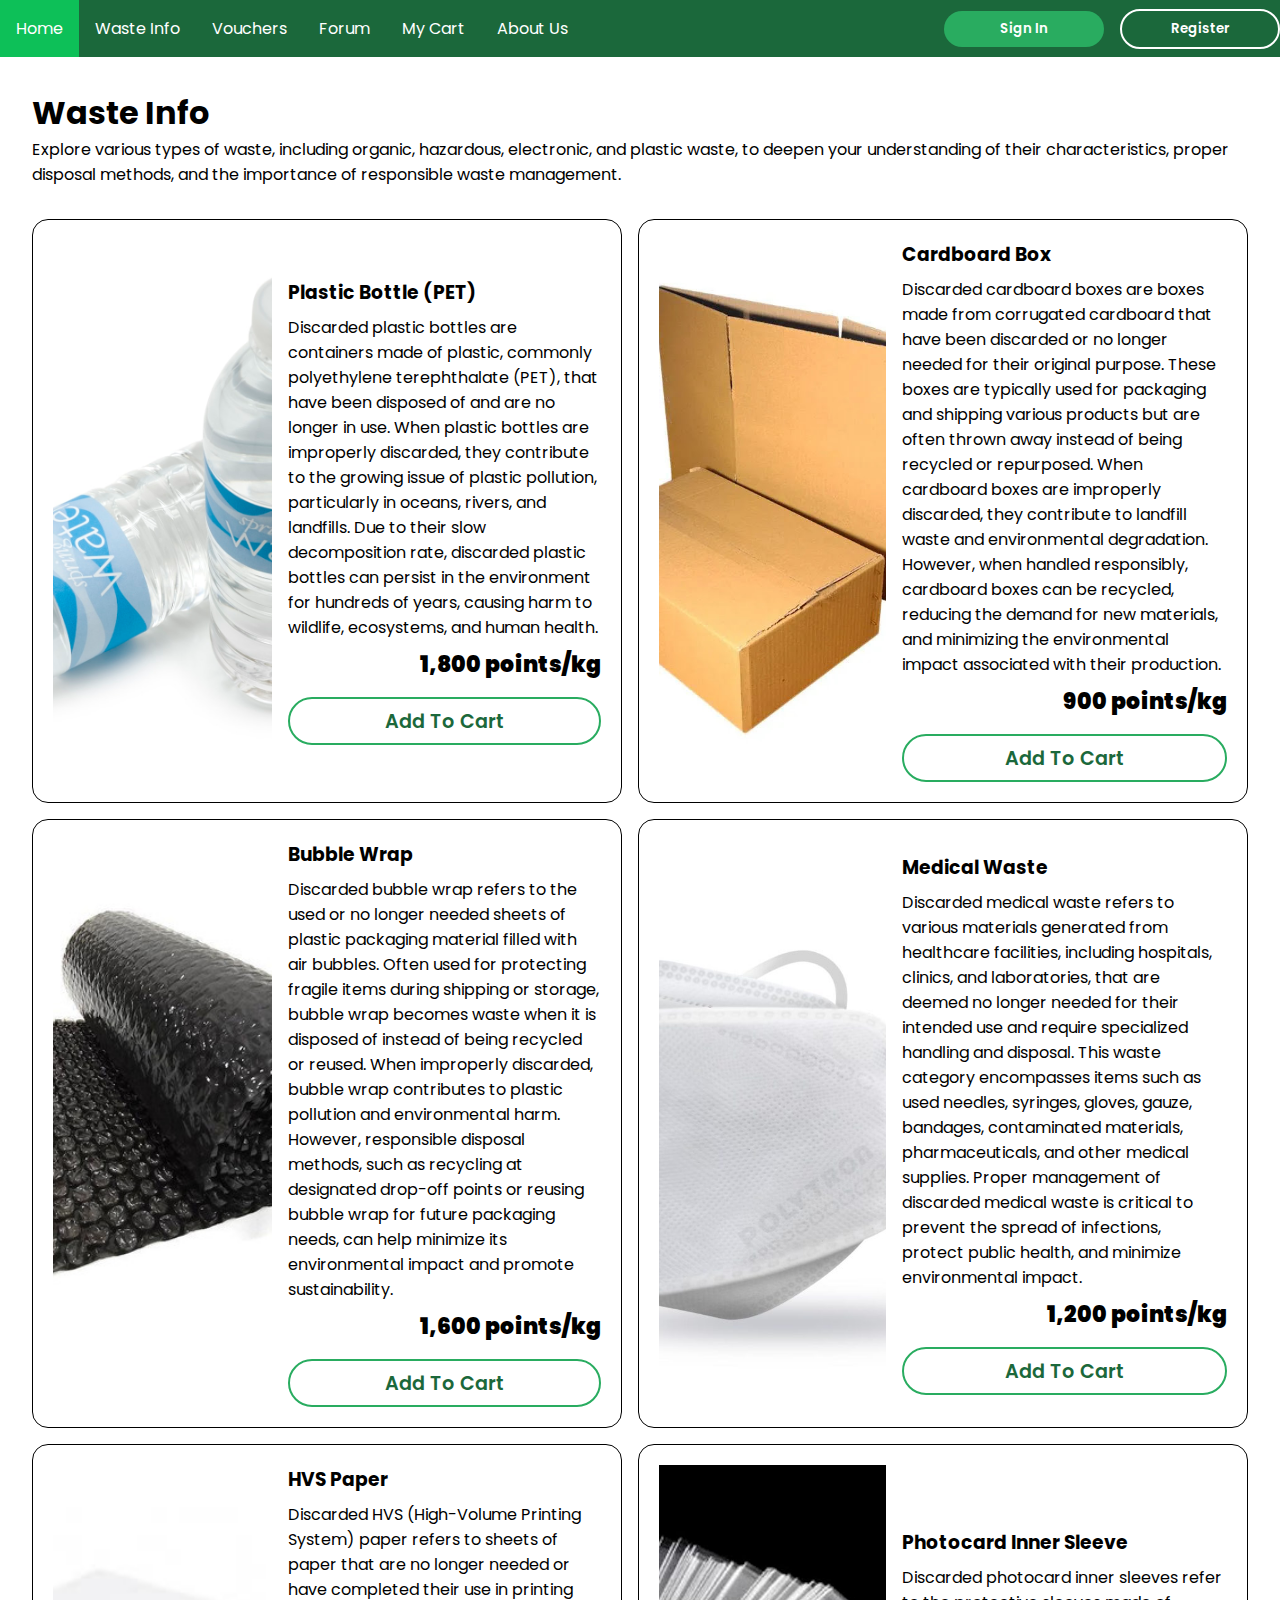
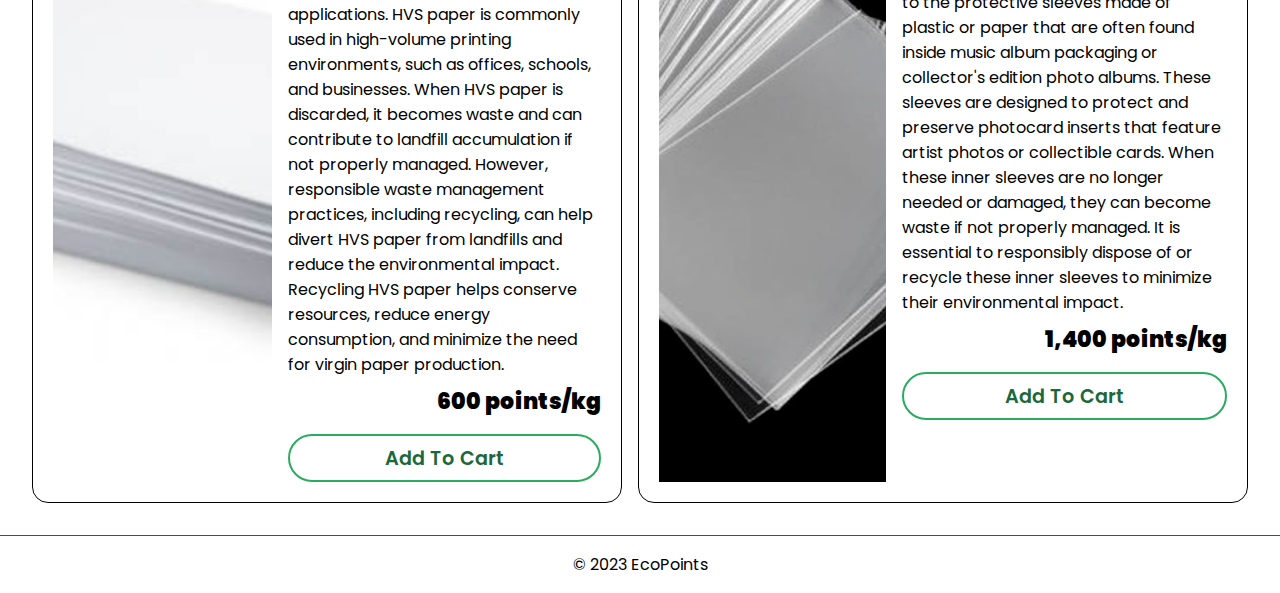
<file: public/waste info.html>
<!DOCTYPE html>
<html>
<head>
    <meta charset='utf-8'>
    <meta http-equiv='X-UA-Compatible' content='IE=edge'>
    <title>EcoPoints | Waste Info</title>
    <meta name='viewport' content='width=device-width, initial-scale=1'>
    <link rel='stylesheet' type='text/css' media='screen' href='../style.css'>
    <link href="https://fonts.googleapis.com/css2?family=Poppins:wght@300&display=swap" rel="stylesheet">
    </script>
</head>
<body>
  <header>
    <nav>
      <ul>
        <div class="nav-left">
          <a href="../index.html"><li>Home</li></a>
          <a href="./waste info.html"><li>Waste Info</li></a>
          <a href="./voucher info.html"><li>Vouchers</li></a>
          <a href="./forum.html"><li>Forum</li></a>
          <a href="./cart.html"><li>My Cart</li></a>
          <a href="./about us.html"><li>About Us</li></a>
        </div>
        
        <div class="nav-right">
          <a href="./sign in.html"><button class="btn" id="login">Sign In</button></a>
          <a href="./register.html"><button class="btn transparent" id="register">Register</button></a>
        </div>
      </ul>
    </nav>
  </header>

  
  
  <div class="content waste">
    <div class="page-desc">
      <h1>Waste Info</h1>
      <p>Explore various types of waste, including organic, hazardous, electronic, and plastic waste, to deepen your understanding of their characteristics, proper disposal methods, and the importance of responsible waste management.</p>
    </div>

    <div class="grid">
      <div class="grid-item">
        <img src="../assets/images/waste info/plastic bottle.jpg" alt="">
        <div class="grid-text">
          <h3>Plastic Bottle (PET)</h3>
          <p>Discarded plastic bottles are containers made of plastic, commonly polyethylene terephthalate (PET), that have been disposed of and are no longer in use. When plastic bottles are improperly discarded, they contribute to the growing issue of plastic pollution, particularly in oceans, rivers, and landfills. Due to their slow decomposition rate, discarded plastic bottles can persist in the environment for hundreds of years, causing harm to wildlife, ecosystems, and human health.</p>
          <h4>1,800 points/kg</h4>
          <button class="btn full trans-fill page" onclick="window.location.href = 'cart.html'">Add to Cart</button>
        </div>
      </div>
      <div class="grid-item">
        <img src="../assets/images/waste info/kardus.jpg" alt="">
        <div class="grid-text">
          <h3>Cardboard Box</h3>
          <p>Discarded cardboard boxes are boxes made from corrugated cardboard that have been discarded or no longer needed for their original purpose. These boxes are typically used for packaging and shipping various products but are often thrown away instead of being recycled or repurposed. When cardboard boxes are improperly discarded, they contribute to landfill waste and environmental degradation. However, when handled responsibly, cardboard boxes can be recycled, reducing the demand for new materials, and minimizing the environmental impact associated with their production.</p>
          <h4>900 points/kg</h4>
          <button class="btn full trans-fill page" onclick="window.location.href = 'cart.html'">Add to Cart</button>
        </div>
      </div>
      <div class="grid-item">
        <img src="../assets/images/waste info/bubble wrap.jpg" alt="">
        <div class="grid-text">
          <h3>Bubble Wrap</h3>
          <p>Discarded bubble wrap refers to the used or no longer needed sheets of plastic packaging material filled with air bubbles. Often used for protecting fragile items during shipping or storage, bubble wrap becomes waste when it is disposed of instead of being recycled or reused. When improperly discarded, bubble wrap contributes to plastic pollution and environmental harm. However, responsible disposal methods, such as recycling at designated drop-off points or reusing bubble wrap for future packaging needs, can help minimize its environmental impact and promote sustainability.</p>
          <h4>1,600 points/kg</h4>
          <button class="btn full trans-fill page" onclick="window.location.href = 'cart.html'">Add to Cart</button>
        </div>
      </div>
      <div class="grid-item">
        <img src="../assets/images/waste info/Masker-4-Lapis-Masker-Hana-KF94-dari-Polytron.jpg" alt="">
        <div class="grid-text">
          <h3>Medical Waste</h3>
          <p>Discarded medical waste refers to various materials generated from healthcare facilities, including hospitals, clinics, and laboratories, that are deemed no longer needed for their intended use and require specialized handling and disposal. This waste category encompasses items such as used needles, syringes, gloves, gauze, bandages, contaminated materials, pharmaceuticals, and other medical supplies. Proper management of discarded medical waste is critical to prevent the spread of infections, protect public health, and minimize environmental impact.</p>
          <h4>1,200 points/kg</h4>
          <button class="btn full trans-fill page" onclick="window.location.href = 'cart.html'">Add to Cart</button>
        </div>
      </div>
      <div class="grid-item">
        <img src="../assets/images/waste info/paper.jpg" alt="">
        <div class="grid-text">
          <h3>HVS Paper</h3>
          <p>Discarded HVS (High-Volume Printing System) paper refers to sheets of paper that are no longer needed or have completed their use in printing applications. HVS paper is commonly used in high-volume printing environments, such as offices, schools, and businesses. When HVS paper is discarded, it becomes waste and can contribute to landfill accumulation if not properly managed. However, responsible waste management practices, including recycling, can help divert HVS paper from landfills and reduce the environmental impact. Recycling HVS paper helps conserve resources, reduce energy consumption, and minimize the need for virgin paper production.</p>
          <h4>600 points/kg</h4>
          <button class="btn full trans-fill page" onclick="window.location.href = 'cart.html'">Add to Cart</button>
        </div>
      </div>
      <div class="grid-item">
        <img src="../assets/images/waste info/photocard inner sleeve.jpg" alt="">
        <div class="grid-text">
          <h3>Photocard Inner Sleeve</h3>
          <p>Discarded photocard inner sleeves refer to the protective sleeves made of plastic or paper that are often found inside music album packaging or collector's edition photo albums. These sleeves are designed to protect and preserve photocard inserts that feature artist photos or collectible cards. When these inner sleeves are no longer needed or damaged, they can become waste if not properly managed. It is essential to responsibly dispose of or recycle these inner sleeves to minimize their environmental impact.</p>
          <h4>1,400 points/kg</h4>
          <button class="btn full trans-fill page" onclick="window.location.href = 'cart.html'">Add to Cart</button>
        </div>
      </div>
  </div>
    
  </div>

  <footer>
    <p>&copy; 2023 EcoPoints</p>
  </footer>
</body>
</html>
</file>
<file: style.css>
* {
  margin: 0;
  padding: 0;
  box-sizing: border-box;
  font-family: 'poppins';
}

a {
  text-decoration: none;
  color: black;
}

/* SHADOW */
.floatie {
  padding: 16px;
  border-radius: 16px;
  display: flex;
  flex-direction: column;
  gap: 16px;
}

.shadow {
  box-shadow: 2px 2px 8px #b3b3b3;
}

.border {
  border:#b3b3b3 1px solid
}

/* BUTTONS */
.btn {
  width: 160px;
  background-color: #29ac60;
  border: none;
  border-radius: 32px;
  color: white;
  font-weight: 600;
  text-transform: capitalize;
  padding: 8px 32px;
}

.btn:hover {
  background-color: #0dc058;
}

.transparent {
  background-color: transparent;
  border: white 2px solid;
}

.trans-fill:hover {
  background-color: #bceacf;
}

.trans-fill {
  background-color: transparent;
  color: #1b683b;
  border: #29ac60 2px solid;
}

.page {
  width: 200px;
  height: 48px;
  font-size: larger;
}

.full {
  width: 100%;
}

/* NAV */
nav {
  position: sticky;
  top: 0;
  background-color: #1b683b;
}

nav ul {
  display: flex;
  list-style-type: none;
  margin: 0;
  padding: 0;
}

nav li {
  padding: 16px;
}

nav li:hover {
  background-color: #0dc058;
}

.nav-right, .nav-left {
  display: flex;
  flex: 2;
  align-items: center;
}

.nav-right {
  justify-content: flex-end;
  flex: 1;
  gap: 16px;
  margin-right: 16p;
}

nav a {
  text-decoration: none;
  color: white;
}

.content {
  margin: 32px;
}

/* HOME */

.wrap {
  display: flex;
  align-items: center;
  gap: 32px;
  margin: 0 32px;
}

.wrap-left, .wrap-right {
  flex: 1;
  display: flex;
  flex-direction: column;
  gap: 16px;
}

.wrap-left img {
  width: 100%;
}

.wrap-left .btn {
  width: auto;
}

.mid img {
  border-radius: 50%;
}

.mid {
  background-color: #349f61;
  margin: 32px -32px;
  padding: 32px;
  color: white;
}

.mid p {
  font-weight: 500;
}

span {
  color: #1b683b;
  font-weight: 900;
}

.spread {
  justify-content: center;
  align-items: center;
  text-align: center;
  display: flex;
  flex-direction: column;
  gap: 16px;
  width: 100%;
}

.spread h1 {
  width: 100%;
  font-size: 32px;
  padding-top: 16px;
  height: 320px;
  background-image: url(./assets/images/spread\ the\ word.jpg);
  background-size: cover;
  background-position: center;
}

.spread h2 {
  margin-top: 16px;
}

/* WASTE */
.page-desc {
  margin-bottom: 32px;
}

.grid {
  display: grid;
  /* amt of auto shows how many columns */
  grid-template-columns: auto auto;
  /* gap bisa 2 parameter (vertical, horizontal) */
  gap: 16px;
}

.grid-item {
  border: 1px solid black;
  border-radius: 16px;
  padding: 20px;
  height: auto;
  display: flex;
  gap: 16px;
}

.grid-item img {
  height: 100%;
  width: 40%;
  object-fit: cover;
}

.grid-text {
  width: 70%;
  display: flex;
  flex-direction: column;
  justify-content: center;
  gap: 8px;
}

.grid-text h4 {
  text-align: right;
  font-size: 22px;
  font-weight: 900;
}

.grid-text > button {
  margin-top: 8px;
}

/* VOUCHER */
.voucher .grid-item {
  flex-direction: column;
}

.voucher .grid-item img {
  height: 40%;
  width: 100%;
  object-fit: cover;
}

.voucher .grid-text {
  width: 100%;
  height: 60%;
}

/* VOUCHER DETAIL */
.voucher-detail .page-desc {
  margin-bottom: 16px;
}

.detail {
  display: flex;
  flex-direction: column;
  gap: 32px;
}

.detail img {
  border-radius: 16px;
  width: 100%;
}

.detail .divider .right {
  gap: 16px;
}

.detail .status {
  justify-content: space-between;
}

/* OWNED VOUCHER */
.owned-list {
  display: flex;
  flex-direction: column;
}

.list-item {
  display: flex;
  flex-direction: row;
}

.list-item img {
  width: 40%;
  object-fit: cover;
  flex: 1;
}

.card-text {
  display: flex;
  flex-direction: column;
  flex: 3;
  gap: 8px;
}

.card-text h3 {
  text-align: right;
}

.card-text p {
  margin-bottom: 32px;
}

/* FORUM */
.forum-contain {
  display: flex;
  justify-content: space-between;
}

.main {
  width: 900px;
  display: flex;
  flex-direction: column;
  gap: 20px;
  align-items: end;
}

.forum-header {
  display: flex;
  justify-content: space-between;
}

.forum-header h2 {
  font-size: 24px;
}

.forum-info {
  flex: 3;
}

.account {
  display: flex;
  justify-content: end;
  gap: 8px;
  flex: 1
}

.account > img {
  width: 32px;
  height: 32px;
  border-radius: 50%;
}

.forum-date {
  color: #666666;
  font-size: 12px;
}

.floatie.reply-box {
  gap: 8px;
}

.main a:hover, aside a:hover {
  background-color: azure;
}

.reply-box {
  width: 900px;
}

.right {
  display: flex;
  justify-content: end;
}

.reply-text {
  color: #666666;
  font-weight: 900;
  font-size: 12px;
}

textarea {
  border-radius: 8px;
  padding: 8px;
  color: #666666;
  width: 100%;
  height: 10vh;
}

.reply {
  width: calc(900px - 64px);
}

.reply-header {
  display: flex;
  justify-content: space-between;
  align-items: end;
}

.reply p {
  font-size: 14px;
}

aside {
  width: 400px;
}

.small-forum > .forum-header {
  display: flex;
  flex-direction: column;
}

.small-forum .forum-info {
  margin-bottom: 8px;
}

.small-forum .account, .reply-header .account {
  justify-content: start;
}

.small-forum .forum-date {
  font-size: 16px;
}

aside .forum-info h2 {
  font-size: 24px;
  margin-bottom: 8px;
}

aside .account h3 {
  color: #666;
  font-weight: 500;
}

/* FORM */
.register h1 {
  margin-bottom: 24px;
  text-align: center;
}

input[type='text'], input[type='email'], input[type='password'], input[type='number'], input[type='date'] {
  width: 100%;
  padding: 4px 12px;
  border-radius: 16px;
  border: 2px solid #b3b3b3;
  color: #666666;
  margin-bottom: 16px;
}

.gender {
  align-items: center;
  margin-bottom: 16px;
}

input[type='submit'] {
  margin-top: 24px;
}

/* LOGIN */
.login h1 {
  text-align: center;
}

/* CART */
.cart-summary {
  display: flex;
  gap: 64px;
}

.cart-contain {
  display: flex;
  flex-direction: column;
  gap: 16px;
  flex: 2;
}

.item-list {
  border: 1px solid black;
  border-radius: 16px;
  padding: 20px;
  height: auto;
  display: flex;
  gap: 16px;
  flex: 2;
  align-items: center;
}

.item-list img {
  height: 100%;
  width: 40%;
  object-fit: cover;
}

.item-text {
  flex-direction: 6;
}

.item-text h4 {
  margin-top: 16px;
}

.input {
  display: flex;
  gap: 8px;
  align-items: center;
  justify-content: end;
}

.input input {
  margin: 0;
  width: 100px;
  display: inline-block;
}

.cart-info {
  flex: 1;
  padding: 16px;
  height: fit-content;
}

/* TABLE */
table {
  width: 100%;
}

th {
  text-align: left;
  font-weight: 600;
}

td {
  text-align: right;
}

/* PROGRESS */
.divider {
  display: flex;
  gap: 32px;
}

.divider .left {
  flex: 2;
  display: flex;
  flex-direction: column;
  gap: 32px;
}

.map img {
  width: 100%;
}

.pickup-summary {
  display: flex;
  flex-direction: column;
  gap: 16px;
}

.divider .right {
  flex: 1;
  display: flex;
  flex-direction: column;
  gap: 32px;
  justify-content: start;
  position: sticky;
  top: 32px;
  height: fit-content;
}

.driver-info {
  height: fit-content;
  display: flex;
  flex-direction: column;
}

.driver-info span {
  color: black;
  font-weight: 700;
}

.driver-header {
  display: flex;
  width: 100%;
  justify-content: space-between;
}

.driver-header .account {
  flex: none;
}

.driver-buttons {
  display: flex;
  justify-content: space-between;
  gap: 16px;
}

.buttons-left {
  flex: 3;
}

.buttons-right {
  flex: 1;
}

.status {
  display: flex;
  /* justify-content: center; */
  align-items: center;
  gap: 8px;
}

.rating {
  display: flex;
  align-items: center;
  gap: 8px;
}

.driver.rating {
  justify-content: end;
}

.rating img {
  width: 24px;
}

/* FEEDBACK */
.rating-container {
  display: flex;
  gap: 24px;
  margin: 32px 0;
}

.driver, .transaction {
  flex: 1;
  align-items: center;
}

.complete .rating {
  gap: 16px;
}

.complete .rating img {
  width: 32px;
}

/* ABOUT US */
.aboutus .wrap-right img {
  width: 100%;
}

.aboutus span {
  font-size: 24px;
}

.aboutus h2 {
  margin-top: 24px;
  margin-bottom: 8px;
  font-weight: lighter;
}

.socmed {
  display: flex;
  gap: 16px;
}

.socmed img {
  width: 48px;
}

/* COMPLETE */
.complete span {
  color: rgb(71, 148, 133);
}

/* FOOTER */
footer {
  padding: 16px;
  text-align: center;
  border-top: #1b683b 1px solid;
}
</file>
<file: public/style.css>
* {
  margin: 0;
  padding: 0;
  box-sizing: border-box;
  font-family: 'poppins';
}

a {
  text-decoration: none;
  color: black;
}

/* SHADOW */
.floatie {
  padding: 16px;
  border-radius: 16px;
  display: flex;
  flex-direction: column;
  gap: 16px;
}

.shadow {
  box-shadow: 2px 2px 8px #b3b3b3;
}

.border {
  border:#b3b3b3 1px solid
}

/* BUTTONS */
.btn {
  width: 160px;
  background-color: #29ac60;
  border: none;
  border-radius: 32px;
  color: white;
  font-weight: 600;
  text-transform: capitalize;
  padding: 8px 32px;
}

.btn:hover {
  background-color: #0dc058;
}

.transparent {
  background-color: transparent;
  border: white 2px solid;
}

.trans-fill:hover {
  background-color: #bceacf;
}

.trans-fill {
  background-color: transparent;
  color: #1b683b;
  border: #29ac60 2px solid;
}

.page {
  width: 200px;
  height: 48px;
  font-size: larger;
}

.full {
  width: 100%;
}

/* NAV */
nav {
  position: sticky;
  top: 0;
  background-color: #1b683b;
}

nav ul {
  display: flex;
  list-style-type: none;
  margin: 0;
  padding: 0;
}

nav li {
  padding: 16px;
}

nav li:hover {
  background-color: #0dc058;
}

.nav-right, .nav-left {
  display: flex;
  flex: 2;
  align-items: center;
}

.nav-right {
  justify-content: flex-end;
  flex: 1;
  gap: 16px;
  margin-right: 16p;
}

nav a {
  text-decoration: none;
  color: white;
}

.content {
  margin: 32px;
}

/* HOME */
.wrap {
  display: flex;
  align-items: center;
  gap: 32px;
  margin: 0 32px;
}

.wrap-left, .wrap-right {
  flex: 1;
}

.wrap-left img {
  width: 100%;
}

.wrap-right {
  display: flex;
  flex-direction: column;
  gap: 16px;
}

span {
  color: #1b683b;
  font-weight: 900;
}

/* WASTE */
.page-desc {
  margin-bottom: 32px;
}

.grid {
  display: grid;
  /* amt of auto shows how many columns */
  grid-template-columns: auto auto;
  /* gap bisa 2 parameter (vertical, horizontal) */
  gap: 16px;
}

.grid-item {
  border: 1px solid black;
  border-radius: 16px;
  padding: 20px;
  height: auto;
  display: flex;
  gap: 16px;
}

.grid-item img {
  height: 100%;
  width: 40%;
  object-fit: cover;
}

.grid-text {
  width: 70%;
  display: flex;
  flex-direction: column;
  justify-content: center;
  gap: 8px;
}

.grid-text h4 {
  text-align: right;
  font-size: 22px;
  font-weight: 900;
}

.grid-text > button {
  margin-top: 8px;
}

/* VOUCHER */
.voucher .grid-item {
  flex-direction: column;
}

.voucher .grid-item img {
  height: 40%;
  width: 100%;
  object-fit: cover;
}

.voucher .grid-text {
  width: 100%;
  height: 60%;
}

/* FORUM */
.forum-contain {
  display: flex;
  justify-content: space-between;
}

.main {
  width: 900px;
  display: flex;
  flex-direction: column;
  gap: 20px;
  align-items: end;
}

.forum-header {
  display: flex;
  justify-content: space-between;
}

.forum-header h2 {
  font-size: 32px;
}

.account {
  display: flex;
  align-items: start;
  gap: 8px;
}

.account > img {
  width: 32px;
  height: 32px;
  border-radius: 50%;
}

.forum-date {
  color: #666666;
  font-size: 12px;
}

.floatie.reply-box {
  gap: 8px;
}

.main a:hover, aside a:hover {
  background-color: azure;
}

.reply-box {
  width: 900px;
}

.right {
  display: flex;
  justify-content: end;
}

.reply-text {
  color: #666666;
  font-weight: 900;
  font-size: 12px;
}

.forum textarea {
  border-radius: 8px;
  padding: 8px;
  color: #666666;
}

.reply {
  width: calc(900px - 64px);
}

.reply-header {
  display: flex;
  justify-content: space-between;
  align-items: end;
}

.reply p {
  font-size: 14px;
}

aside {
  width: 400px;
}

.small-forum account > h3 {
  color: #666666;
}

.small-forum .forum-date {
  font-size: 16px;
}

aside .forum-info h2 {
  font-size: 24px;
}

aside .account h3 {
  color: #666;
  font-weight: 500;
}

/* FORM */
.register h1 {
  margin-bottom: 24px;
  text-align: center;
}

input[type='text'], input[type='email'], input[type='password'], input[type='number'], input[type='date'] {
  width: 100%;
  padding: 4px 12px;
  border-radius: 16px;
  border: 2px solid #b3b3b3;
  color: #666666;
  margin-bottom: 16px;
}

.gender {
  align-items: center;
  margin-bottom: 16px;
}

input[type='submit'] {
  margin-top: 24px;
}

/* LOGIN */
.login h1 {
  text-align: center;
}

/* FOOTER */
footer {
  padding: 16px;
  text-align: center;
  border-top: #1b683b 1px solid;
}
</file>
